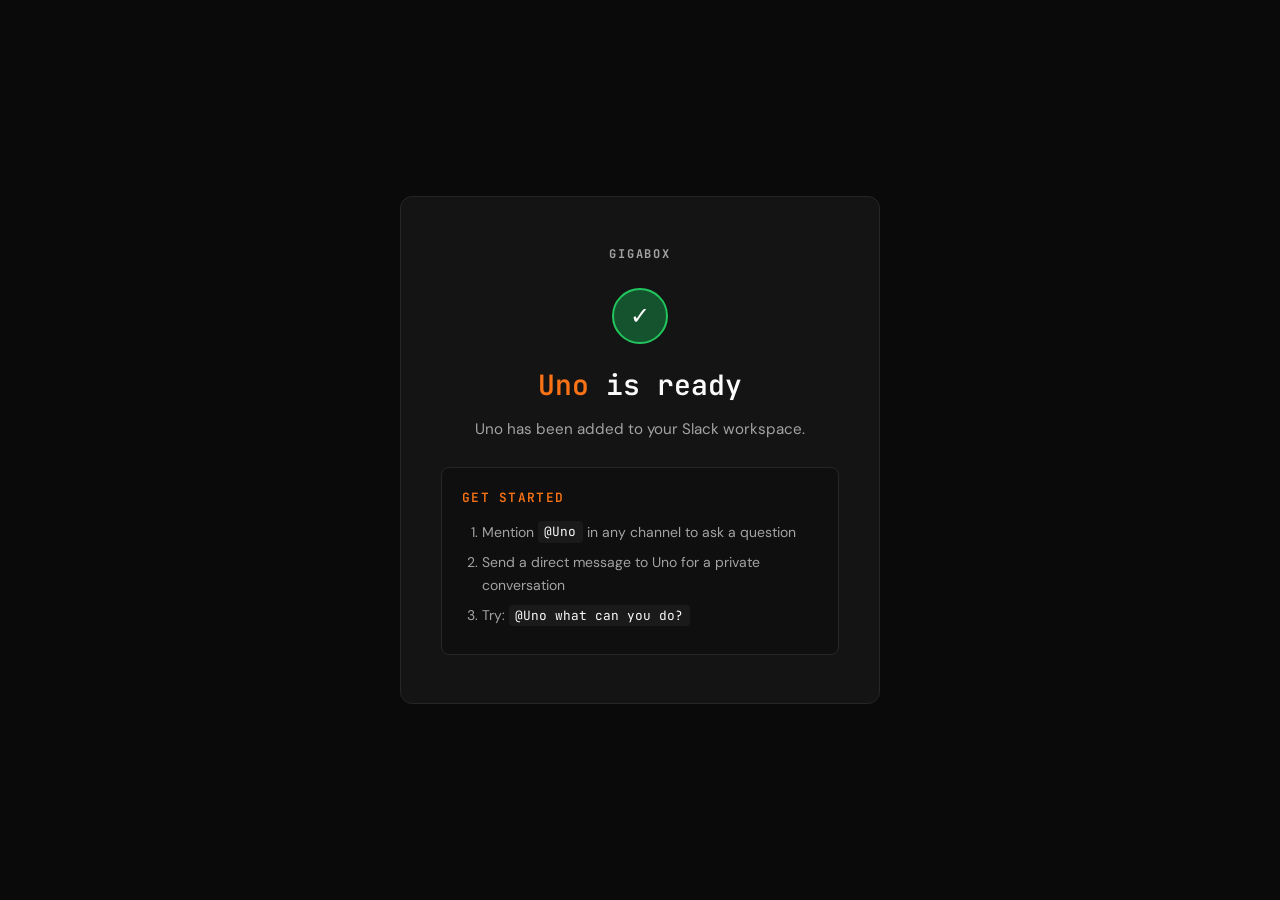
<file: app/templates/invite_success.html>
<!DOCTYPE html>
<html lang="en">
<head>
    <meta charset="UTF-8">
    <meta name="viewport" content="width=device-width, initial-scale=1.0">
    <title>Uno Installed</title>
    <link rel="preconnect" href="https://fonts.googleapis.com">
    <link rel="preconnect" href="https://fonts.gstatic.com" crossorigin>
    <link href="https://fonts.googleapis.com/css2?family=JetBrains+Mono:wght@400;500;600;700&family=DM+Sans:wght@400;500;600;700&display=swap" rel="stylesheet">
    <style>
        *, *::before, *::after { box-sizing: border-box; margin: 0; padding: 0; }
        body {
            font-family: 'DM Sans', sans-serif;
            background: #0a0a0a;
            color: #fafafa;
            line-height: 1.6;
            min-height: 100vh;
            display: flex;
            align-items: center;
            justify-content: center;
            padding: 2rem;
        }
        .card {
            max-width: 480px;
            width: 100%;
            background: #141414;
            border: 1px solid #262626;
            border-radius: 12px;
            padding: 3rem 2.5rem;
            text-align: center;
        }
        .logo {
            font-family: 'JetBrains Mono', monospace;
            font-weight: 700;
            font-size: 0.75rem;
            text-transform: uppercase;
            letter-spacing: 0.15em;
            color: #a3a3a3;
            margin-bottom: 1.5rem;
        }
        .check {
            width: 56px;
            height: 56px;
            border-radius: 50%;
            background: #14532d;
            border: 2px solid #22c55e;
            display: flex;
            align-items: center;
            justify-content: center;
            margin: 0 auto 1.5rem;
            font-size: 1.5rem;
        }
        h1 {
            font-family: 'JetBrains Mono', monospace;
            font-weight: 600;
            font-size: 1.75rem;
            line-height: 1.2;
            margin-bottom: 1rem;
        }
        .accent { color: #f97316; }
        .desc {
            color: #a3a3a3;
            font-size: 0.95rem;
            margin-bottom: 0.5rem;
            line-height: 1.7;
        }
        .instructions {
            background: #0f0f0f;
            border: 1px solid #262626;
            border-radius: 8px;
            padding: 1.25rem;
            margin-top: 1.5rem;
            text-align: left;
        }
        .instructions h3 {
            font-family: 'JetBrains Mono', monospace;
            font-size: 0.8rem;
            font-weight: 600;
            color: #f97316;
            text-transform: uppercase;
            letter-spacing: 0.1em;
            margin-bottom: 0.75rem;
        }
        .instructions li {
            color: #a3a3a3;
            font-size: 0.875rem;
            margin-bottom: 0.5rem;
            margin-left: 1.25rem;
        }
        .instructions code {
            font-family: 'JetBrains Mono', monospace;
            background: #1a1a1a;
            padding: 0.15rem 0.4rem;
            border-radius: 4px;
            font-size: 0.8rem;
            color: #fafafa;
        }
    </style>
</head>
<body>
    <div class="card">
        <div class="logo">Gigabox</div>
        <div class="check">&#10003;</div>
        <h1><span class="accent">Uno</span> is ready</h1>
        <p class="desc">Uno has been added to your Slack workspace.</p>
        <div class="instructions">
            <h3>Get started</h3>
            <ol>
                <li>Mention <code>@Uno</code> in any channel to ask a question</li>
                <li>Send a direct message to Uno for a private conversation</li>
                <li>Try: <code>@Uno what can you do?</code></li>
            </ol>
        </div>
    </div>
</body>
</html>
</file>
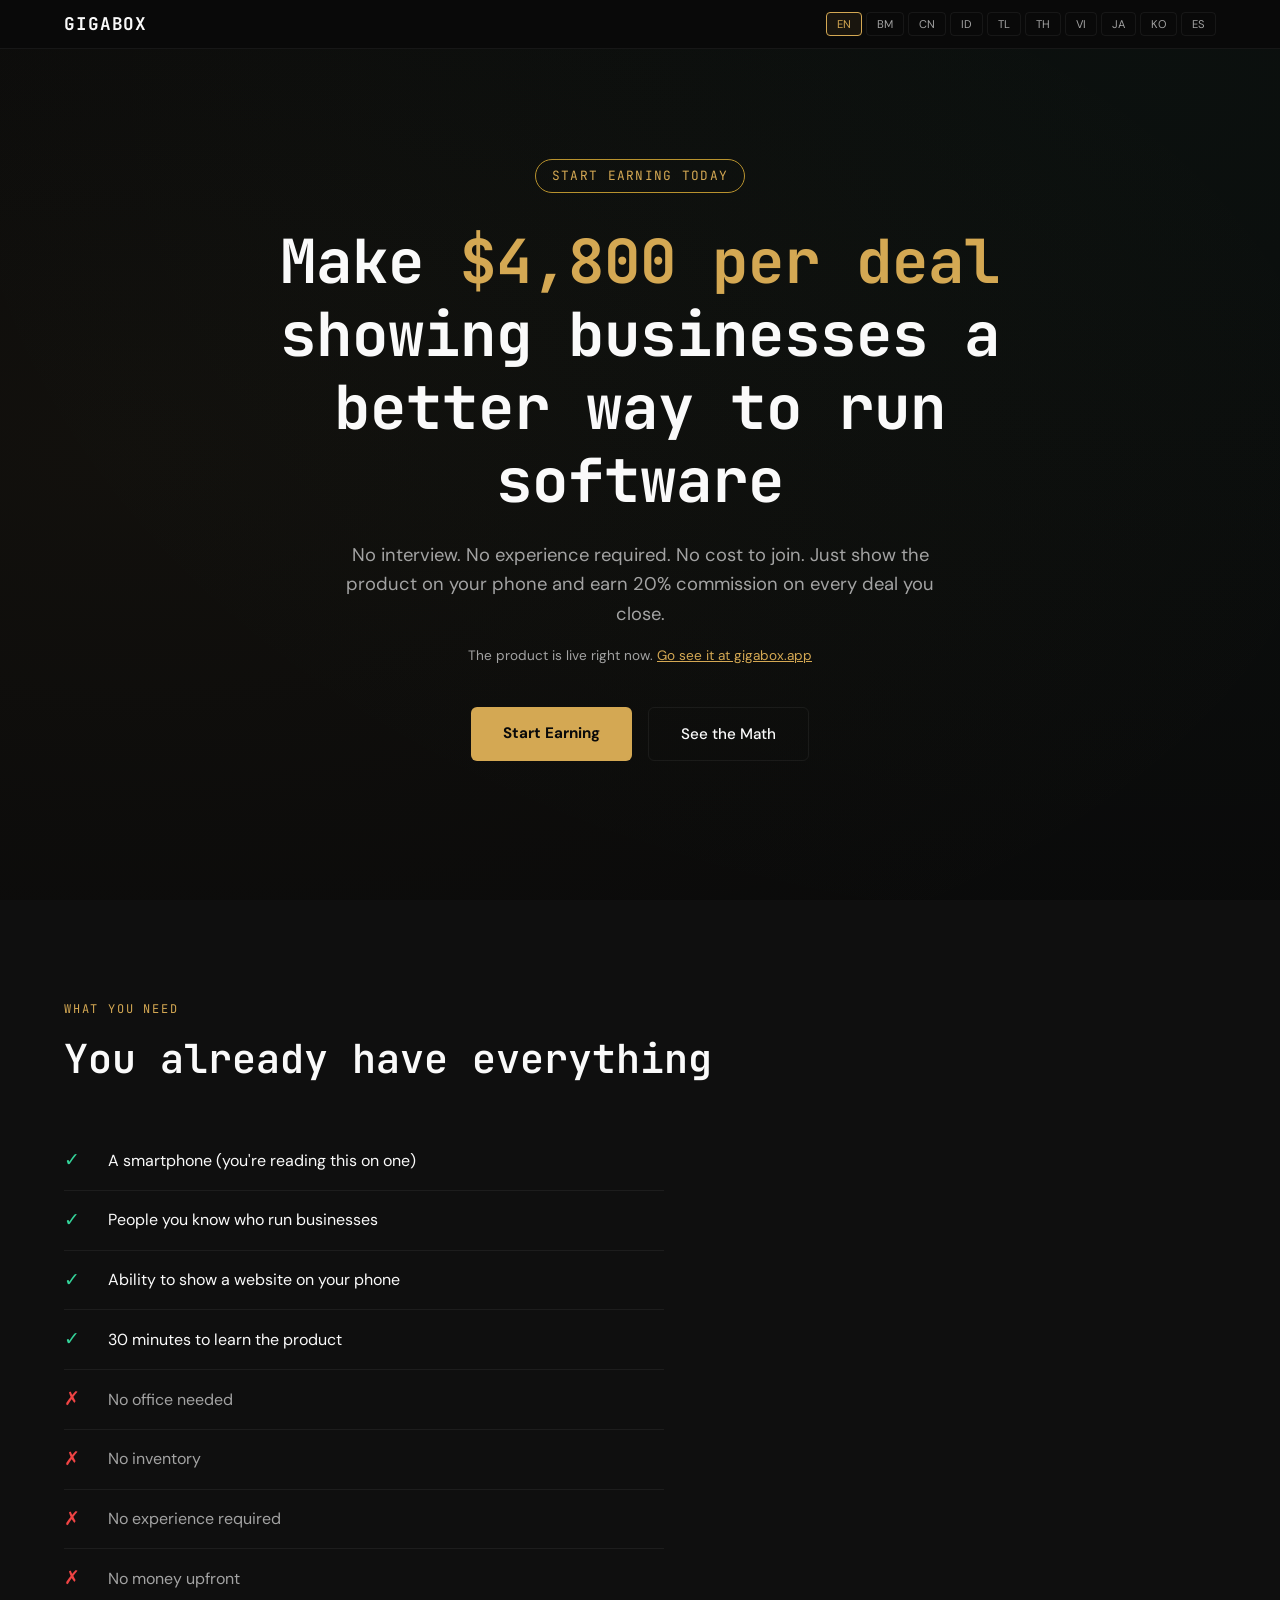
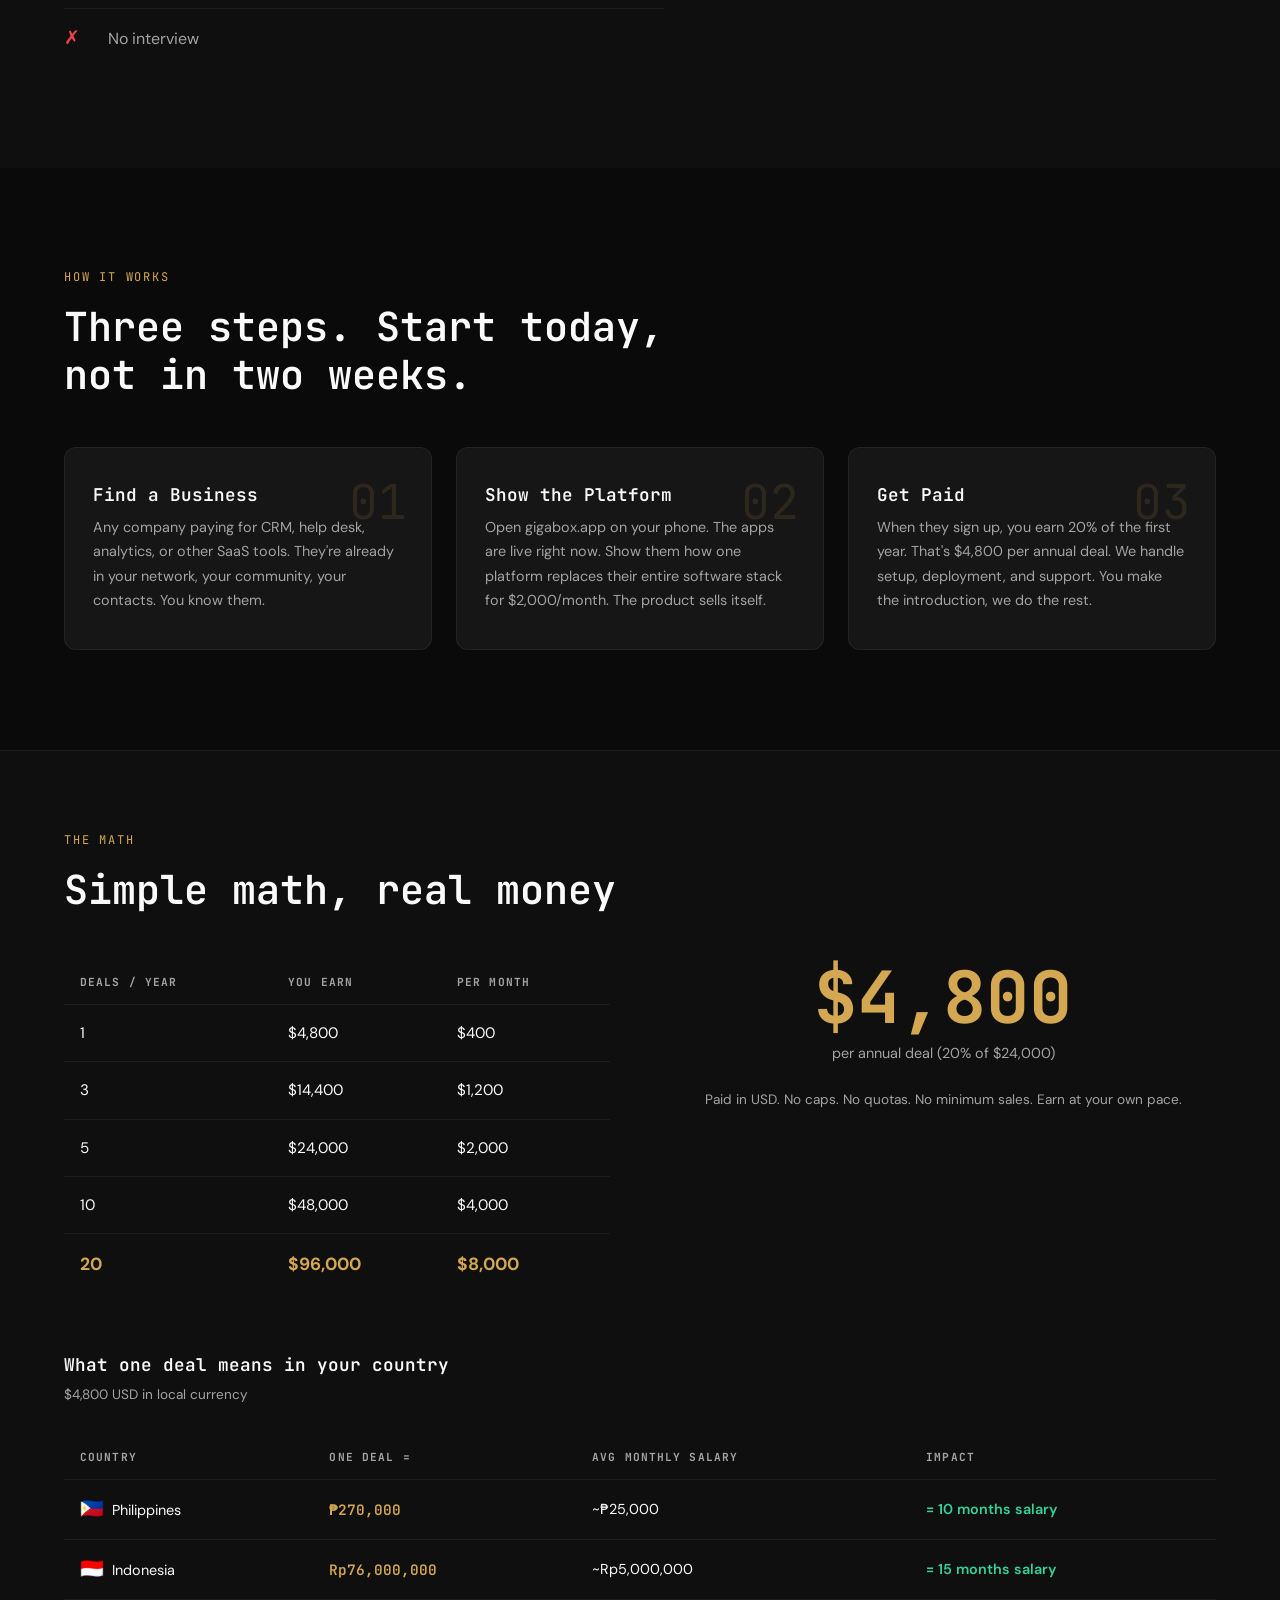
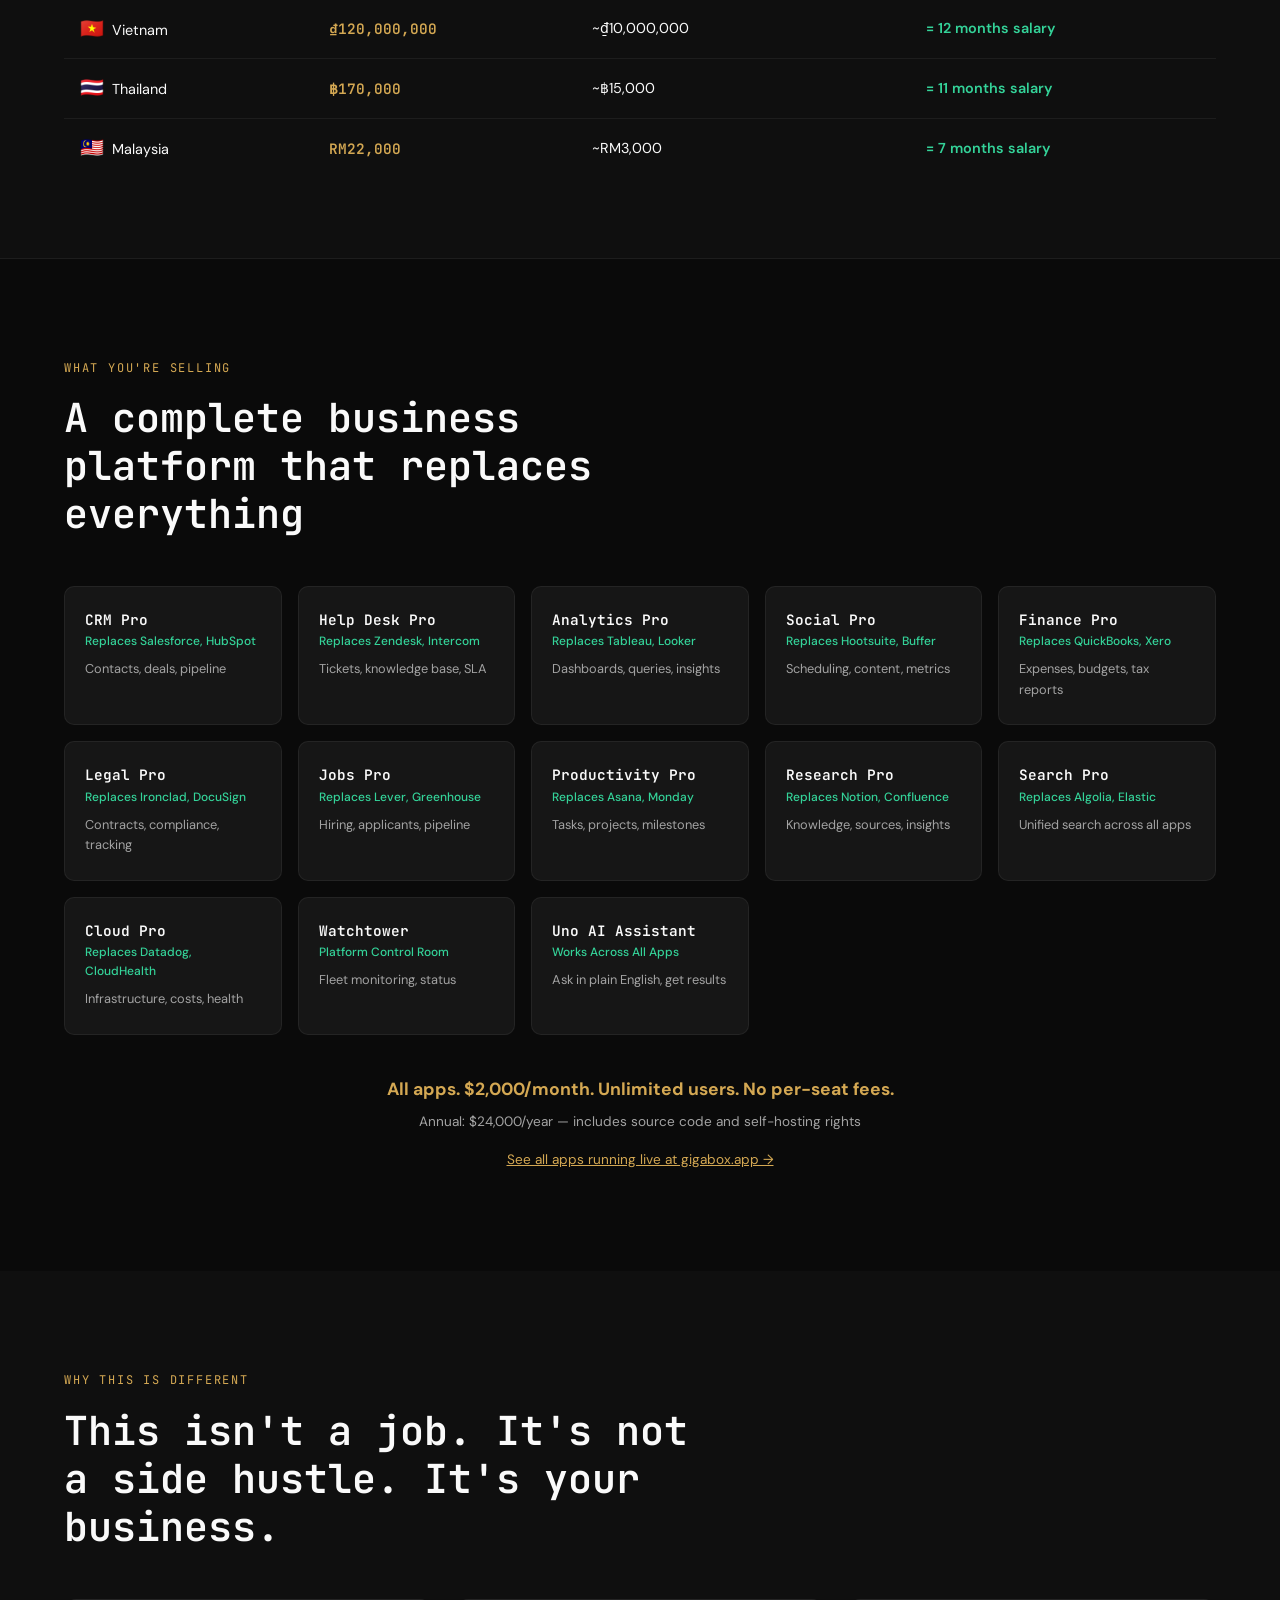
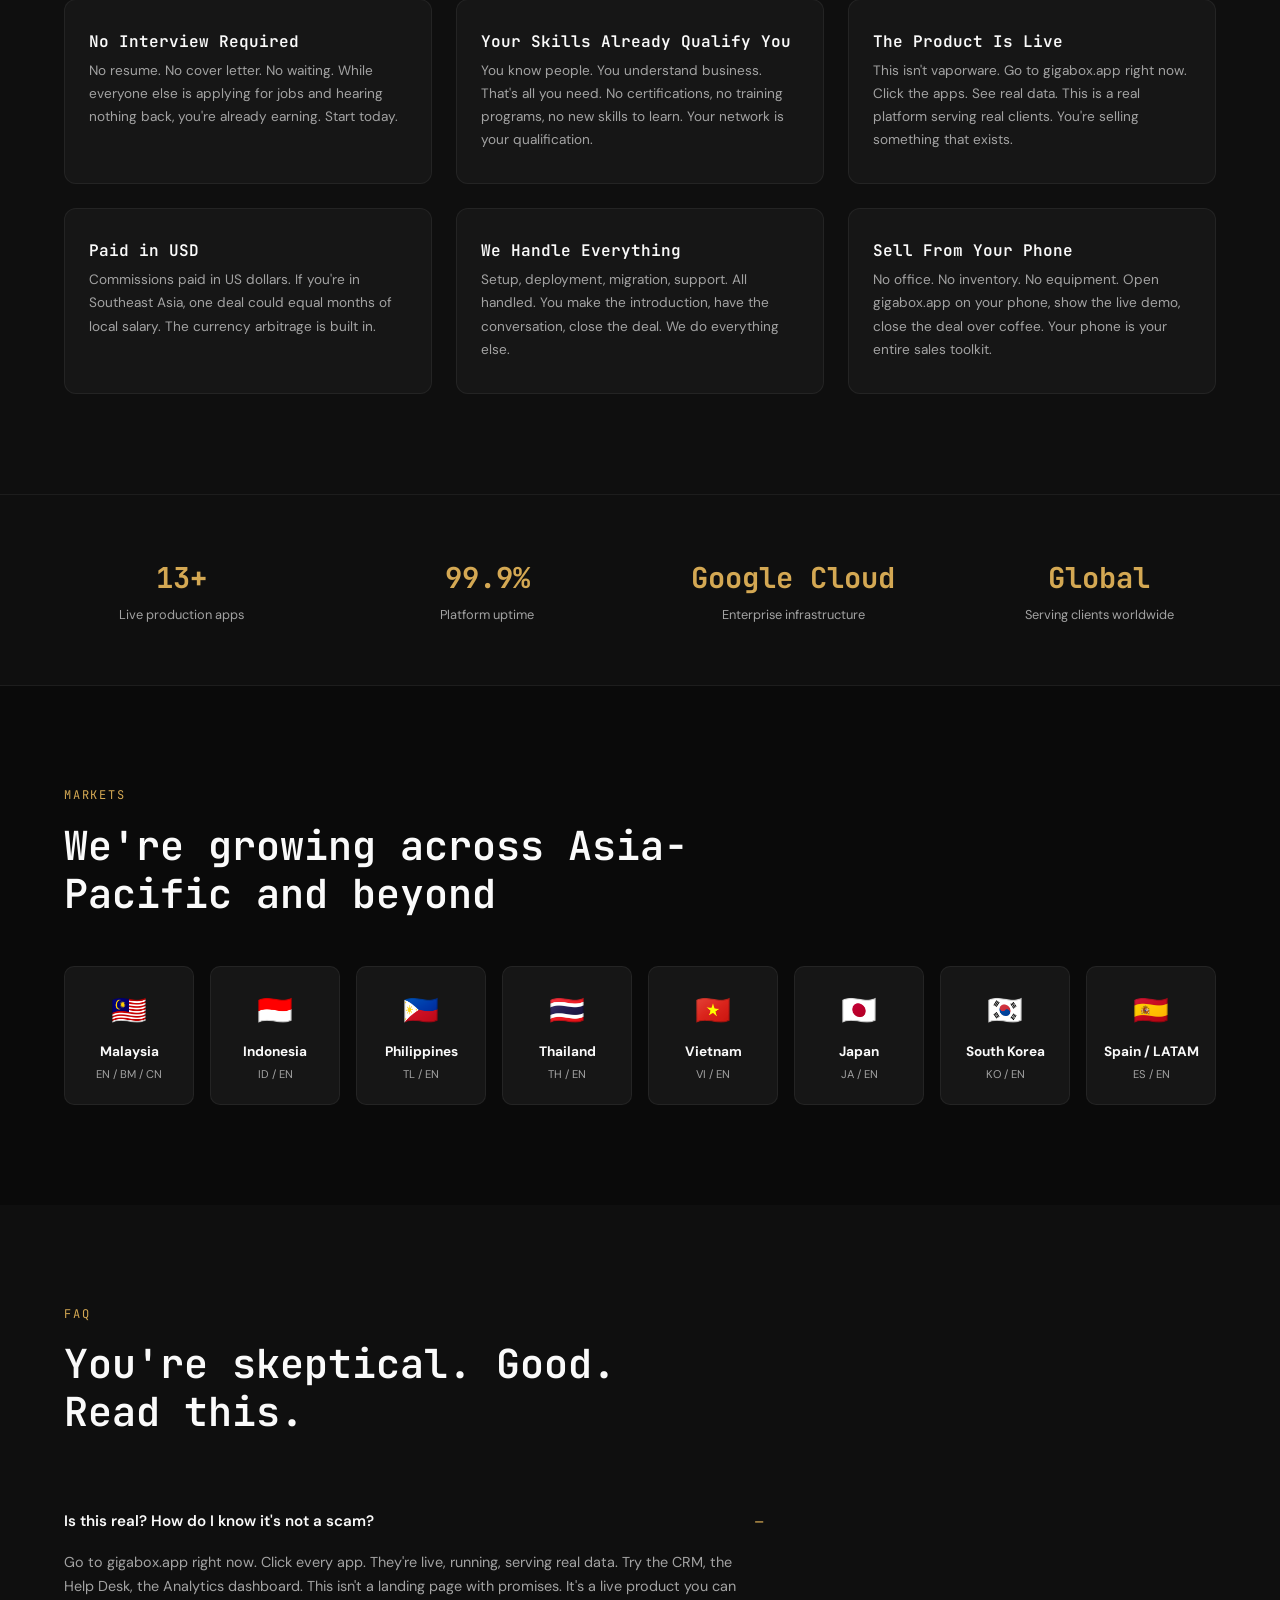
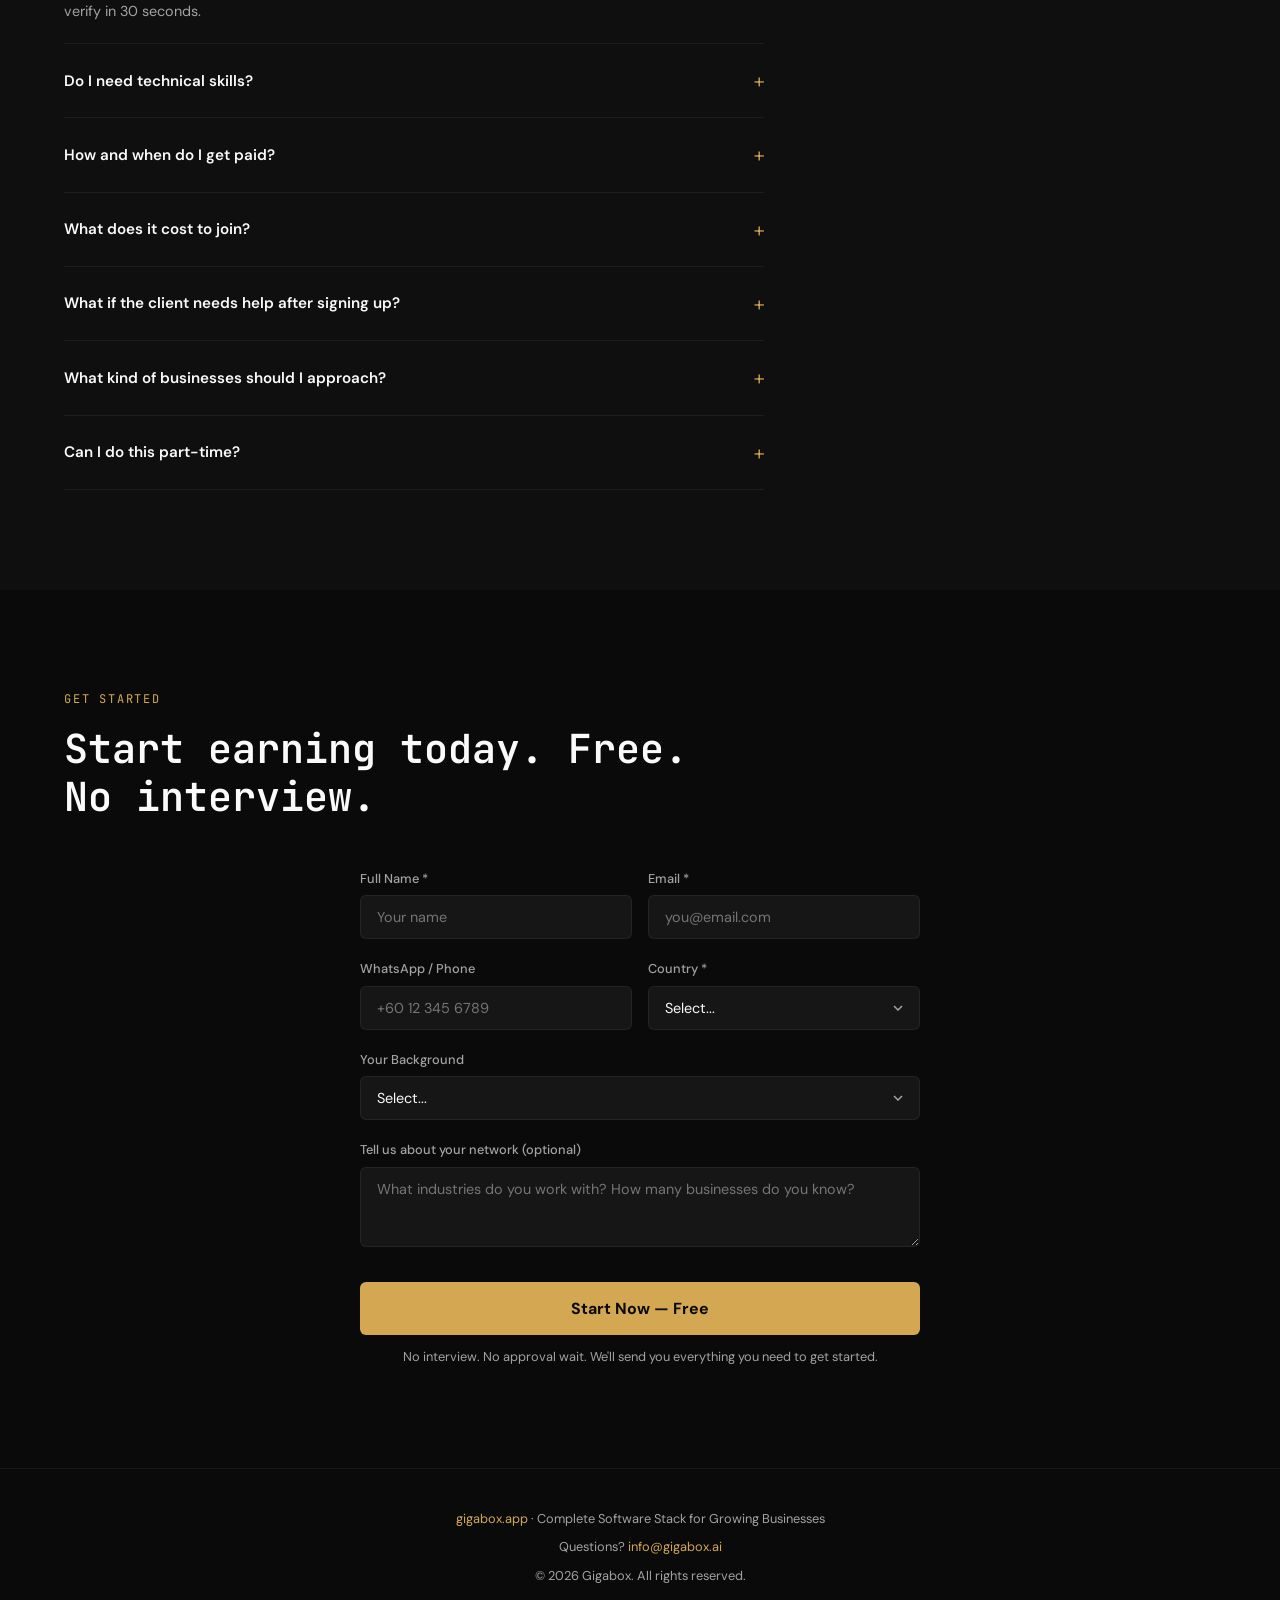
<file: app/templates/partners.html>
<!DOCTYPE html>
<html lang="en">
<head>
    <meta charset="UTF-8">
    <meta name="viewport" content="width=device-width, initial-scale=1.0">
    <title>Gigabox Partners — Start Earning Today</title>
    <meta name="description" content="Earn $4,800 per deal introducing businesses to Gigabox. No interview. No experience required. Start today.">
    <link rel="preconnect" href="https://fonts.googleapis.com">
    <link rel="preconnect" href="https://fonts.gstatic.com" crossorigin>
    <link href="https://fonts.googleapis.com/css2?family=JetBrains+Mono:wght@400;500;600;700&family=DM+Sans:wght@400;500;600;700&display=swap" rel="stylesheet">
    <style>
        :root {
            --bg: #0a0a0a;
            --bg-alt: #0f0f0f;
            --bg-card: #161616;
            --text: #fafafa;
            --text-muted: #a3a3a3;
            --gold: #d4a853;
            --gold-dim: #b8922e;
            --green: #34d399;
            --orange: #f97316;
            --border: rgba(255,255,255,0.06);
            --border-hover: rgba(212,168,83,0.3);
        }
        * { margin: 0; padding: 0; box-sizing: border-box; }
        body { font-family: 'DM Sans', sans-serif; background: var(--bg); color: var(--text); line-height: 1.6; overflow-x: hidden; -webkit-font-smoothing: antialiased; }
        h1, h2, h3, h4 { font-family: 'JetBrains Mono', monospace; font-weight: 600; line-height: 1.2; }

        /* ── Lang Bar ── */
        .lang-bar {
            position: fixed; top: 0; left: 0; right: 0; z-index: 1000;
            background: rgba(10,10,10,0.95); backdrop-filter: blur(20px);
            border-bottom: 1px solid var(--border); padding: 10px 0;
        }
        .lang-bar-inner {
            max-width: 1200px; margin: 0 auto; padding: 0 24px;
            display: flex; justify-content: space-between; align-items: center;
        }
        .lang-logo {
            font-family: 'JetBrains Mono', monospace; font-weight: 700;
            font-size: 1.1rem; color: var(--text); text-decoration: none;
            letter-spacing: 0.05em;
        }
        .lang-selector { display: flex; gap: 4px; flex-wrap: wrap; }
        .lang-btn {
            background: transparent; border: 1px solid var(--border);
            color: var(--text-muted); padding: 4px 10px; border-radius: 4px;
            cursor: pointer; font-size: 0.7rem; font-family: 'DM Sans', sans-serif;
            transition: all 0.3s;
        }
        .lang-btn:hover, .lang-btn.active {
            border-color: var(--gold); color: var(--gold);
            background: rgba(212,168,83,0.08);
        }

        /* ── Hero ── */
        .hero {
            min-height: 100vh; display: flex; align-items: center; justify-content: center;
            text-align: center; padding: 100px 24px 80px; position: relative; overflow: hidden;
        }
        .hero::before {
            content: ''; position: absolute; top: -50%; left: -50%; width: 200%; height: 200%;
            background: radial-gradient(ellipse at 30% 50%, rgba(212,168,83,0.04) 0%, transparent 50%),
                        radial-gradient(ellipse at 70% 30%, rgba(52,211,153,0.03) 0%, transparent 50%);
            animation: drift 20s ease-in-out infinite alternate;
        }
        @keyframes drift { from { transform: translate(0,0); } to { transform: translate(-30px,20px); } }
        .hero-content { position: relative; z-index: 1; max-width: 800px; }
        .hero-badge {
            display: inline-block; padding: 6px 16px; border: 1px solid var(--gold-dim);
            border-radius: 100px; font-size: 0.8rem; color: var(--gold);
            font-family: 'JetBrains Mono', monospace;
            letter-spacing: 0.1em; text-transform: uppercase; margin-bottom: 32px;
        }
        .hero h1 { font-size: clamp(2.2rem, 5.5vw, 3.8rem); font-weight: 700; margin-bottom: 24px; }
        .hero h1 .gold { color: var(--gold); }
        .hero-sub { font-size: 1.15rem; color: var(--text-muted); max-width: 600px; margin: 0 auto 16px; }
        .hero-proof { font-size: 0.85rem; color: var(--text-muted); margin-bottom: 40px; }
        .hero-proof a { color: var(--gold); text-decoration: underline; }
        .hero-cta { display: inline-flex; gap: 16px; flex-wrap: wrap; justify-content: center; }
        .btn-gold {
            background: var(--gold); color: var(--bg); padding: 14px 32px; border-radius: 6px;
            font-weight: 700; font-size: 0.95rem; text-decoration: none; border: none;
            cursor: pointer; font-family: 'DM Sans', sans-serif; transition: all 0.3s;
            display: inline-block;
        }
        .btn-gold:hover { background: var(--gold-dim); transform: translateY(-2px); box-shadow: 0 8px 30px rgba(212,168,83,0.2); }
        .btn-outline {
            background: transparent; color: var(--text); padding: 14px 32px; border-radius: 6px;
            font-weight: 500; font-size: 0.95rem; text-decoration: none;
            border: 1px solid var(--border); transition: all 0.3s; display: inline-block;
        }
        .btn-outline:hover { border-color: var(--gold); color: var(--gold); }

        /* ── Sections ── */
        .section { max-width: 1200px; margin: 0 auto; padding: 100px 24px; }
        .section-alt { background: var(--bg-alt); }
        .section-label {
            font-family: 'JetBrains Mono', monospace;
            font-size: 0.75rem; letter-spacing: 0.15em; text-transform: uppercase;
            color: var(--gold); margin-bottom: 16px;
        }
        .section-title { font-size: clamp(1.8rem, 3.5vw, 2.5rem); margin-bottom: 48px; max-width: 650px; }

        /* ── What You Need ── */
        .checklist { max-width: 600px; }
        .check-row { display: flex; align-items: center; gap: 16px; padding: 14px 0; border-bottom: 1px solid var(--border); font-size: 1rem; }
        .check-row:last-child { border-bottom: none; }
        .check-yes { color: var(--green); font-size: 1.2rem; min-width: 28px; }
        .check-no { color: #ef4444; font-size: 1.2rem; min-width: 28px; }
        .check-row span:last-child { color: var(--text-muted); }
        .check-row.yes span:last-child { color: var(--text); }

        /* ── Steps ── */
        .steps { display: grid; grid-template-columns: repeat(auto-fit, minmax(280px, 1fr)); gap: 24px; }
        .step {
            background: var(--bg-card); border: 1px solid var(--border);
            border-radius: 12px; padding: 36px 28px; position: relative; transition: all 0.4s;
        }
        .step:hover { border-color: var(--border-hover); transform: translateY(-4px); }
        .step-number {
            font-family: 'JetBrains Mono', monospace; font-size: 3rem;
            color: rgba(212,168,83,0.12); position: absolute; top: 16px; right: 24px;
        }
        .step h3 { font-size: 1.1rem; margin-bottom: 10px; }
        .step p { color: var(--text-muted); font-size: 0.9rem; line-height: 1.7; }

        /* ── Earnings ── */
        .earnings-wrap { background: var(--bg-alt); border-top: 1px solid var(--border); border-bottom: 1px solid var(--border); }
        .earnings-grid { display: grid; grid-template-columns: 1fr 1fr; gap: 60px; align-items: start; }
        @media (max-width: 768px) { .earnings-grid { grid-template-columns: 1fr; gap: 40px; } }
        .earn-table { width: 100%; border-collapse: collapse; }
        .earn-table th {
            text-align: left; padding: 12px 16px; font-size: 0.7rem; font-family: 'JetBrains Mono', monospace;
            text-transform: uppercase; letter-spacing: 0.1em; color: var(--text-muted);
            border-bottom: 1px solid var(--border);
        }
        .earn-table td { padding: 16px; border-bottom: 1px solid var(--border); font-size: 0.95rem; }
        .earn-table tr:last-child td { border-bottom: none; font-weight: 700; color: var(--gold); font-size: 1.1rem; }
        .highlight-num { font-family: 'JetBrains Mono', monospace; font-size: clamp(3rem, 6vw, 4.5rem); color: var(--gold); font-weight: 700; line-height: 1; margin-bottom: 8px; }
        .highlight-label { color: var(--text-muted); font-size: 0.9rem; }

        /* ── Currency Impact ── */
        .currency-table { width: 100%; border-collapse: collapse; margin-top: 32px; }
        .currency-table th {
            text-align: left; padding: 12px 16px; font-size: 0.7rem; font-family: 'JetBrains Mono', monospace;
            text-transform: uppercase; letter-spacing: 0.1em; color: var(--text-muted);
            border-bottom: 1px solid var(--border);
        }
        .currency-table td { padding: 14px 16px; border-bottom: 1px solid var(--border); font-size: 0.9rem; }
        .currency-table tr:last-child td { border-bottom: none; }
        .currency-flag { font-size: 1.2rem; margin-right: 8px; }
        .currency-amount { font-family: 'JetBrains Mono', monospace; color: var(--gold); font-weight: 600; }
        .currency-impact { color: var(--green); font-weight: 600; font-size: 0.8rem; }

        /* ── Products ── */
        .product-grid { display: grid; grid-template-columns: repeat(auto-fit, minmax(200px, 1fr)); gap: 16px; }
        .product-card {
            background: var(--bg-card); border: 1px solid var(--border);
            border-radius: 10px; padding: 24px 20px; transition: all 0.3s;
        }
        .product-card:hover { border-color: var(--border-hover); }
        .product-card h4 { font-size: 0.9rem; margin-bottom: 4px; }
        .product-kills { color: var(--green); font-size: 0.75rem; font-weight: 500; }
        .product-card p { color: var(--text-muted); font-size: 0.8rem; margin-top: 8px; }

        /* ── Why Different ── */
        .reasons { display: grid; grid-template-columns: repeat(auto-fit, minmax(280px, 1fr)); gap: 24px; }
        .reason {
            background: var(--bg-card); border: 1px solid var(--border);
            border-radius: 12px; padding: 32px 24px; transition: all 0.3s;
        }
        .reason:hover { border-color: var(--border-hover); }
        .reason h3 { font-size: 1rem; margin-bottom: 8px; }
        .reason p { color: var(--text-muted); font-size: 0.85rem; line-height: 1.7; }

        /* ── Trust ── */
        .trust-bar {
            display: grid; grid-template-columns: repeat(auto-fit, minmax(200px, 1fr));
            gap: 24px; text-align: center; padding: 60px 0;
        }
        .trust-item .trust-num { font-family: 'JetBrains Mono', monospace; font-size: 1.8rem; font-weight: 700; color: var(--gold); }
        .trust-item .trust-label { font-size: 0.8rem; color: var(--text-muted); margin-top: 4px; }

        /* ── Markets ── */
        .markets { display: grid; grid-template-columns: repeat(auto-fit, minmax(130px, 1fr)); gap: 16px; }
        .market-card {
            background: var(--bg-card); border: 1px solid var(--border);
            border-radius: 10px; padding: 20px 16px; text-align: center; transition: all 0.3s;
        }
        .market-card:hover { border-color: var(--border-hover); transform: translateY(-2px); }
        .market-flag { font-size: 1.8rem; margin-bottom: 8px; }
        .market-name { font-weight: 700; font-size: 0.85rem; margin-bottom: 4px; }
        .market-lang { color: var(--text-muted); font-size: 0.7rem; }

        /* ── FAQ ── */
        .faq-list { max-width: 700px; }
        .faq-item { border-bottom: 1px solid var(--border); padding: 20px 0; }
        .faq-q {
            font-weight: 600; font-size: 0.95rem; cursor: pointer;
            display: flex; justify-content: space-between; align-items: center; gap: 16px;
        }
        .faq-q::after { content: '+'; color: var(--gold); font-size: 1.3rem; font-weight: 300; flex-shrink: 0; }
        .faq-item.open .faq-q::after { content: '\2212'; }
        .faq-a { color: var(--text-muted); font-size: 0.9rem; line-height: 1.7; max-height: 0; overflow: hidden; transition: max-height 0.3s ease; padding-top: 0; }
        .faq-item.open .faq-a { max-height: 300px; padding-top: 12px; }

        /* ── Form ── */
        .form-container { max-width: 560px; margin: 0 auto; }
        .form-row { display: grid; grid-template-columns: 1fr 1fr; gap: 16px; }
        @media (max-width: 500px) { .form-row { grid-template-columns: 1fr; } }
        .form-group { margin-bottom: 20px; }
        .form-group label { display: block; font-size: 0.8rem; font-weight: 500; margin-bottom: 6px; color: var(--text-muted); }
        .form-group input, .form-group select, .form-group textarea {
            width: 100%; padding: 12px 16px; background: var(--bg-card);
            border: 1px solid var(--border); border-radius: 6px;
            color: var(--text); font-family: 'DM Sans', sans-serif; font-size: 0.9rem;
            transition: border-color 0.3s;
        }
        .form-group input:focus, .form-group select:focus, .form-group textarea:focus {
            outline: none; border-color: var(--gold);
        }
        .form-group select {
            appearance: none;
            background-image: url("data:image/svg+xml,%3Csvg width='10' height='6' viewBox='0 0 10 6' xmlns='http://www.w3.org/2000/svg'%3E%3Cpath d='M1 1l4 4 4-4' stroke='%23a3a3a3' stroke-width='1.5' fill='none'/%3E%3C/svg%3E");
            background-repeat: no-repeat; background-position: right 16px center;
        }
        .form-group select option { background: var(--bg-card); }
        .form-success {
            display: none; text-align: center; padding: 40px 24px;
            background: var(--bg-card); border: 1px solid var(--green);
            border-radius: 12px;
        }
        .form-success.show { display: block; }
        .form-success h3 { color: var(--green); margin-bottom: 12px; }
        .form-success p { color: var(--text-muted); }

        /* ── Footer ── */
        .footer {
            text-align: center; padding: 40px 24px;
            border-top: 1px solid var(--border);
            color: var(--text-muted); font-size: 0.8rem;
        }
        .footer a { color: var(--gold); text-decoration: none; }

        /* ── Responsive ── */
        @media (max-width: 768px) {
            .hero { padding-top: 80px; min-height: auto; padding-bottom: 60px; }
            .section { padding: 60px 24px; }
            .hero h1 { font-size: 2rem; }
            .lang-selector { gap: 3px; }
            .lang-btn { padding: 3px 8px; font-size: 0.65rem; }
        }
    </style>
</head>
<body>

<!-- Language Bar -->
<nav class="lang-bar">
    <div class="lang-bar-inner">
        <a href="https://www.gigabox.app" class="lang-logo">GIGABOX</a>
        <div class="lang-selector" id="langSelector">
            <button class="lang-btn active" data-lang="en">EN</button>
            <button class="lang-btn" data-lang="ms">BM</button>
            <button class="lang-btn" data-lang="zh">CN</button>
            <button class="lang-btn" data-lang="id">ID</button>
            <button class="lang-btn" data-lang="tl">TL</button>
            <button class="lang-btn" data-lang="th">TH</button>
            <button class="lang-btn" data-lang="vi">VI</button>
            <button class="lang-btn" data-lang="ja">JA</button>
            <button class="lang-btn" data-lang="ko">KO</button>
            <button class="lang-btn" data-lang="es">ES</button>
        </div>
    </div>
</nav>

<!-- Hero -->
<section class="hero">
    <div class="hero-content">
        <div class="hero-badge" data-i18n="hero_badge">Start Earning Today</div>
        <h1 data-i18n="hero_title">Make <span class="gold">$4,800 per deal</span> showing businesses a better way to run software</h1>
        <p class="hero-sub" data-i18n="hero_sub">No interview. No experience required. No cost to join. Just show the product on your phone and earn 20% commission on every deal you close.</p>
        <p class="hero-proof" data-i18n="hero_proof">The product is live right now. <a href="https://www.gigabox.app" target="_blank">Go see it at gigabox.app</a></p>
        <div class="hero-cta">
            <a href="#apply" class="btn-gold" data-i18n="cta_start">Start Earning</a>
            <a href="#how" class="btn-outline" data-i18n="cta_learn">See the Math</a>
        </div>
    </div>
</section>

<!-- What You Need -->
<section class="section-alt">
    <div class="section">
        <div class="section-label" data-i18n="need_label">What You Need</div>
        <h2 class="section-title" data-i18n="need_title">You already have everything</h2>
        <div class="checklist">
            <div class="check-row yes"><span class="check-yes">&#10003;</span><span data-i18n="need_1">A smartphone (you're reading this on one)</span></div>
            <div class="check-row yes"><span class="check-yes">&#10003;</span><span data-i18n="need_2">People you know who run businesses</span></div>
            <div class="check-row yes"><span class="check-yes">&#10003;</span><span data-i18n="need_3">Ability to show a website on your phone</span></div>
            <div class="check-row yes"><span class="check-yes">&#10003;</span><span data-i18n="need_4">30 minutes to learn the product</span></div>
            <div class="check-row"><span class="check-no">&#10007;</span><span data-i18n="need_5">No office needed</span></div>
            <div class="check-row"><span class="check-no">&#10007;</span><span data-i18n="need_6">No inventory</span></div>
            <div class="check-row"><span class="check-no">&#10007;</span><span data-i18n="need_7">No experience required</span></div>
            <div class="check-row"><span class="check-no">&#10007;</span><span data-i18n="need_8">No money upfront</span></div>
            <div class="check-row"><span class="check-no">&#10007;</span><span data-i18n="need_9">No interview</span></div>
        </div>
    </div>
</section>

<!-- How It Works -->
<section class="section" id="how">
    <div class="section-label" data-i18n="how_label">How It Works</div>
    <h2 class="section-title" data-i18n="how_title">Three steps. Start today, not in two weeks.</h2>
    <div class="steps">
        <div class="step">
            <div class="step-number">01</div>
            <h3 data-i18n="step1_title">Find a Business</h3>
            <p data-i18n="step1_desc">Any company paying for CRM, help desk, analytics, or other SaaS tools. They're already in your network, your community, your contacts. You know them.</p>
        </div>
        <div class="step">
            <div class="step-number">02</div>
            <h3 data-i18n="step2_title">Show the Platform</h3>
            <p data-i18n="step2_desc">Open gigabox.app on your phone. The apps are live right now. Show them how one platform replaces their entire software stack for $2,000/month. The product sells itself.</p>
        </div>
        <div class="step">
            <div class="step-number">03</div>
            <h3 data-i18n="step3_title">Get Paid</h3>
            <p data-i18n="step3_desc">When they sign up, you earn 20% of the first year. That's $4,800 per annual deal. We handle setup, deployment, and support. You make the introduction, we do the rest.</p>
        </div>
    </div>
</section>

<!-- Earnings Calculator -->
<div class="earnings-wrap">
    <div class="section" style="padding-top:80px;padding-bottom:80px;">
        <div class="section-label" data-i18n="earn_label">The Math</div>
        <h2 class="section-title" data-i18n="earn_title">Simple math, real money</h2>
        <div class="earnings-grid">
            <div>
                <table class="earn-table">
                    <thead>
                        <tr>
                            <th data-i18n="earn_col_deals">Deals / Year</th>
                            <th data-i18n="earn_col_earn">You Earn</th>
                            <th data-i18n="earn_col_monthly">Per Month</th>
                        </tr>
                    </thead>
                    <tbody>
                        <tr><td>1</td><td>$4,800</td><td>$400</td></tr>
                        <tr><td>3</td><td>$14,400</td><td>$1,200</td></tr>
                        <tr><td>5</td><td>$24,000</td><td>$2,000</td></tr>
                        <tr><td>10</td><td>$48,000</td><td>$4,000</td></tr>
                        <tr><td>20</td><td>$96,000</td><td>$8,000</td></tr>
                    </tbody>
                </table>
            </div>
            <div style="text-align:center;">
                <div class="highlight-num">$4,800</div>
                <div class="highlight-label" data-i18n="earn_per_deal">per annual deal (20% of $24,000)</div>
                <div style="margin-top:24px;color:var(--text-muted);font-size:0.85rem;" data-i18n="earn_note">Paid in USD. No caps. No quotas. No minimum sales. Earn at your own pace.</div>
            </div>
        </div>

        <!-- Local Currency Impact -->
        <div style="margin-top:60px;">
            <h3 style="font-size:1.1rem;margin-bottom:8px;" data-i18n="currency_title">What one deal means in your country</h3>
            <p style="color:var(--text-muted);font-size:0.85rem;margin-bottom:24px;" data-i18n="currency_sub">$4,800 USD in local currency</p>
            <table class="currency-table">
                <thead>
                    <tr>
                        <th data-i18n="currency_col_country">Country</th>
                        <th data-i18n="currency_col_deal">One Deal =</th>
                        <th data-i18n="currency_col_avg">Avg Monthly Salary</th>
                        <th data-i18n="currency_col_impact">Impact</th>
                    </tr>
                </thead>
                <tbody>
                    <tr>
                        <td><span class="currency-flag">&#x1F1F5;&#x1F1ED;</span>Philippines</td>
                        <td class="currency-amount">&#8369;270,000</td>
                        <td>~&#8369;25,000</td>
                        <td class="currency-impact">= 10 months salary</td>
                    </tr>
                    <tr>
                        <td><span class="currency-flag">&#x1F1EE;&#x1F1E9;</span>Indonesia</td>
                        <td class="currency-amount">Rp76,000,000</td>
                        <td>~Rp5,000,000</td>
                        <td class="currency-impact">= 15 months salary</td>
                    </tr>
                    <tr>
                        <td><span class="currency-flag">&#x1F1FB;&#x1F1F3;</span>Vietnam</td>
                        <td class="currency-amount">&#8363;120,000,000</td>
                        <td>~&#8363;10,000,000</td>
                        <td class="currency-impact">= 12 months salary</td>
                    </tr>
                    <tr>
                        <td><span class="currency-flag">&#x1F1F9;&#x1F1ED;</span>Thailand</td>
                        <td class="currency-amount">&#3647;170,000</td>
                        <td>~&#3647;15,000</td>
                        <td class="currency-impact">= 11 months salary</td>
                    </tr>
                    <tr>
                        <td><span class="currency-flag">&#x1F1F2;&#x1F1FE;</span>Malaysia</td>
                        <td class="currency-amount">RM22,000</td>
                        <td>~RM3,000</td>
                        <td class="currency-impact">= 7 months salary</td>
                    </tr>
                </tbody>
            </table>
        </div>
    </div>
</div>

<!-- What You're Selling -->
<section class="section">
    <div class="section-label" data-i18n="product_label">What You're Selling</div>
    <h2 class="section-title" data-i18n="product_title">A complete business platform that replaces everything</h2>
    <div class="product-grid">
        <div class="product-card"><h4>CRM Pro</h4><div class="product-kills">Replaces Salesforce, HubSpot</div><p>Contacts, deals, pipeline</p></div>
        <div class="product-card"><h4>Help Desk Pro</h4><div class="product-kills">Replaces Zendesk, Intercom</div><p>Tickets, knowledge base, SLA</p></div>
        <div class="product-card"><h4>Analytics Pro</h4><div class="product-kills">Replaces Tableau, Looker</div><p>Dashboards, queries, insights</p></div>
        <div class="product-card"><h4>Social Pro</h4><div class="product-kills">Replaces Hootsuite, Buffer</div><p>Scheduling, content, metrics</p></div>
        <div class="product-card"><h4>Finance Pro</h4><div class="product-kills">Replaces QuickBooks, Xero</div><p>Expenses, budgets, tax reports</p></div>
        <div class="product-card"><h4>Legal Pro</h4><div class="product-kills">Replaces Ironclad, DocuSign</div><p>Contracts, compliance, tracking</p></div>
        <div class="product-card"><h4>Jobs Pro</h4><div class="product-kills">Replaces Lever, Greenhouse</div><p>Hiring, applicants, pipeline</p></div>
        <div class="product-card"><h4>Productivity Pro</h4><div class="product-kills">Replaces Asana, Monday</div><p>Tasks, projects, milestones</p></div>
        <div class="product-card"><h4>Research Pro</h4><div class="product-kills">Replaces Notion, Confluence</div><p>Knowledge, sources, insights</p></div>
        <div class="product-card"><h4>Search Pro</h4><div class="product-kills">Replaces Algolia, Elastic</div><p>Unified search across all apps</p></div>
        <div class="product-card"><h4>Cloud Pro</h4><div class="product-kills">Replaces Datadog, CloudHealth</div><p>Infrastructure, costs, health</p></div>
        <div class="product-card"><h4>Watchtower</h4><div class="product-kills">Platform Control Room</div><p>Fleet monitoring, status</p></div>
        <div class="product-card"><h4>Uno AI Assistant</h4><div class="product-kills">Works Across All Apps</div><p>Ask in plain English, get results</p></div>
    </div>
    <div style="text-align:center;margin-top:40px;">
        <p style="color:var(--gold);font-size:1.1rem;font-weight:700;" data-i18n="product_price">All apps. $2,000/month. Unlimited users. No per-seat fees.</p>
        <p style="color:var(--text-muted);font-size:0.85rem;margin-top:8px;" data-i18n="product_annual">Annual: $24,000/year — includes source code and self-hosting rights</p>
        <a href="https://www.gigabox.app/apps" target="_blank" style="display:inline-block;margin-top:16px;color:var(--gold);font-size:0.85rem;text-decoration:underline;" data-i18n="product_verify">See all apps running live at gigabox.app &rarr;</a>
    </div>
</section>

<!-- Why This Is Different -->
<section class="section-alt">
    <div class="section">
        <div class="section-label" data-i18n="why_label">Why This Is Different</div>
        <h2 class="section-title" data-i18n="why_title">This isn't a job. It's not a side hustle. It's your business.</h2>
        <div class="reasons">
            <div class="reason">
                <h3 data-i18n="why1_title">No Interview Required</h3>
                <p data-i18n="why1_desc">No resume. No cover letter. No waiting. While everyone else is applying for jobs and hearing nothing back, you're already earning. Start today.</p>
            </div>
            <div class="reason">
                <h3 data-i18n="why2_title">Your Skills Already Qualify You</h3>
                <p data-i18n="why2_desc">You know people. You understand business. That's all you need. No certifications, no training programs, no new skills to learn. Your network is your qualification.</p>
            </div>
            <div class="reason">
                <h3 data-i18n="why3_title">The Product Is Live</h3>
                <p data-i18n="why3_desc">This isn't vaporware. Go to gigabox.app right now. Click the apps. See real data. This is a real platform serving real clients. You're selling something that exists.</p>
            </div>
            <div class="reason">
                <h3 data-i18n="why4_title">Paid in USD</h3>
                <p data-i18n="why4_desc">Commissions paid in US dollars. If you're in Southeast Asia, one deal could equal months of local salary. The currency arbitrage is built in.</p>
            </div>
            <div class="reason">
                <h3 data-i18n="why5_title">We Handle Everything</h3>
                <p data-i18n="why5_desc">Setup, deployment, migration, support. All handled. You make the introduction, have the conversation, close the deal. We do everything else.</p>
            </div>
            <div class="reason">
                <h3 data-i18n="why6_title">Sell From Your Phone</h3>
                <p data-i18n="why6_desc">No office. No inventory. No equipment. Open gigabox.app on your phone, show the live demo, close the deal over coffee. Your phone is your entire sales toolkit.</p>
            </div>
        </div>
    </div>
</section>

<!-- Trust Signals -->
<div class="section-alt" style="border-top:1px solid var(--border);border-bottom:1px solid var(--border);">
    <div class="section" style="padding:0;">
        <div class="trust-bar">
            <div class="trust-item">
                <div class="trust-num">13+</div>
                <div class="trust-label" data-i18n="trust_apps">Live production apps</div>
            </div>
            <div class="trust-item">
                <div class="trust-num">99.9%</div>
                <div class="trust-label" data-i18n="trust_uptime">Platform uptime</div>
            </div>
            <div class="trust-item">
                <div class="trust-num">Google Cloud</div>
                <div class="trust-label" data-i18n="trust_infra">Enterprise infrastructure</div>
            </div>
            <div class="trust-item">
                <div class="trust-num">Global</div>
                <div class="trust-label" data-i18n="trust_clients">Serving clients worldwide</div>
            </div>
        </div>
    </div>
</div>

<!-- Target Markets -->
<section class="section">
    <div class="section-label" data-i18n="markets_label">Markets</div>
    <h2 class="section-title" data-i18n="markets_title">We're growing across Asia-Pacific and beyond</h2>
    <div class="markets">
        <div class="market-card"><div class="market-flag">&#x1F1F2;&#x1F1FE;</div><div class="market-name">Malaysia</div><div class="market-lang">EN / BM / CN</div></div>
        <div class="market-card"><div class="market-flag">&#x1F1EE;&#x1F1E9;</div><div class="market-name">Indonesia</div><div class="market-lang">ID / EN</div></div>
        <div class="market-card"><div class="market-flag">&#x1F1F5;&#x1F1ED;</div><div class="market-name">Philippines</div><div class="market-lang">TL / EN</div></div>
        <div class="market-card"><div class="market-flag">&#x1F1F9;&#x1F1ED;</div><div class="market-name">Thailand</div><div class="market-lang">TH / EN</div></div>
        <div class="market-card"><div class="market-flag">&#x1F1FB;&#x1F1F3;</div><div class="market-name">Vietnam</div><div class="market-lang">VI / EN</div></div>
        <div class="market-card"><div class="market-flag">&#x1F1EF;&#x1F1F5;</div><div class="market-name">Japan</div><div class="market-lang">JA / EN</div></div>
        <div class="market-card"><div class="market-flag">&#x1F1F0;&#x1F1F7;</div><div class="market-name">South Korea</div><div class="market-lang">KO / EN</div></div>
        <div class="market-card"><div class="market-flag">&#x1F1EA;&#x1F1F8;</div><div class="market-name">Spain / LATAM</div><div class="market-lang">ES / EN</div></div>
    </div>
</section>

<!-- FAQ -->
<section class="section-alt">
    <div class="section">
        <div class="section-label" data-i18n="faq_label">FAQ</div>
        <h2 class="section-title" data-i18n="faq_title">You're skeptical. Good. Read this.</h2>
        <div class="faq-list">
            <div class="faq-item open">
                <div class="faq-q" data-i18n="faq1_q">Is this real? How do I know it's not a scam?</div>
                <div class="faq-a" data-i18n="faq1_a">Go to gigabox.app right now. Click every app. They're live, running, serving real data. Try the CRM, the Help Desk, the Analytics dashboard. This isn't a landing page with promises. It's a live product you can verify in 30 seconds.</div>
            </div>
            <div class="faq-item">
                <div class="faq-q" data-i18n="faq2_q">Do I need technical skills?</div>
                <div class="faq-a" data-i18n="faq2_a">No. If you can show a website on your phone and explain "this replaces 13 software subscriptions for $2,000/month," you have everything you need. We handle all the technical work.</div>
            </div>
            <div class="faq-item">
                <div class="faq-q" data-i18n="faq3_q">How and when do I get paid?</div>
                <div class="faq-a" data-i18n="faq3_a">USD wire transfer or PayPal within 30 days of client payment. You earn 20% of the first year: $4,800 per annual deal, or $400/month for monthly clients. No caps, no quotas.</div>
            </div>
            <div class="faq-item">
                <div class="faq-q" data-i18n="faq4_q">What does it cost to join?</div>
                <div class="faq-a" data-i18n="faq4_a">Nothing. Zero. No fees, no buy-in, no minimum sales, no monthly costs. You earn when clients pay. If you never close a deal, you owe nothing. There is no catch.</div>
            </div>
            <div class="faq-item">
                <div class="faq-q" data-i18n="faq5_q">What if the client needs help after signing up?</div>
                <div class="faq-a" data-i18n="faq5_a">We handle everything: setup, data migration, training, ongoing support. Your job is the introduction and the relationship. We do the rest.</div>
            </div>
            <div class="faq-item">
                <div class="faq-q" data-i18n="faq6_q">What kind of businesses should I approach?</div>
                <div class="faq-a" data-i18n="faq6_a">Companies with 10-100 employees paying for multiple software tools: CRM, help desk, project management, analytics, accounting. They're spending $5,000-15,000/month on software they barely use. Gigabox replaces all of it for $2,000.</div>
            </div>
            <div class="faq-item">
                <div class="faq-q" data-i18n="faq7_q">Can I do this part-time?</div>
                <div class="faq-a" data-i18n="faq7_a">Yes. There are no hours, no schedule, no reporting. Close one deal in a month, close ten. Work mornings, weekends, whenever you have conversations. This is your business, on your terms.</div>
            </div>
        </div>
    </div>
</section>

<!-- Application Form -->
<section class="section" id="apply">
    <div class="section-label" data-i18n="apply_label">Get Started</div>
    <h2 class="section-title" data-i18n="apply_title">Start earning today. Free. No interview.</h2>
    <div class="form-container">
        <form id="partnerForm">
            <div class="form-row">
                <div class="form-group">
                    <label data-i18n="form_name">Full Name *</label>
                    <input type="text" id="formName" required placeholder="Your name">
                </div>
                <div class="form-group">
                    <label data-i18n="form_email">Email *</label>
                    <input type="email" id="formEmail" required placeholder="you@email.com">
                </div>
            </div>
            <div class="form-row">
                <div class="form-group">
                    <label data-i18n="form_phone">WhatsApp / Phone</label>
                    <input type="tel" id="formPhone" placeholder="+60 12 345 6789">
                </div>
                <div class="form-group">
                    <label data-i18n="form_country">Country *</label>
                    <select id="formCountry" required>
                        <option value="">Select...</option>
                        <option value="MY">Malaysia</option>
                        <option value="ID">Indonesia</option>
                        <option value="PH">Philippines</option>
                        <option value="TH">Thailand</option>
                        <option value="VN">Vietnam</option>
                        <option value="JP">Japan</option>
                        <option value="KR">South Korea</option>
                        <option value="ES">Spain</option>
                        <option value="US">United States</option>
                        <option value="OTHER">Other</option>
                    </select>
                </div>
            </div>
            <div class="form-group">
                <label data-i18n="form_background">Your Background</label>
                <select id="formBackground">
                    <option value="">Select...</option>
                    <option value="sales">Sales / Business Development</option>
                    <option value="tech">Technology / IT</option>
                    <option value="consulting">Consulting / Advisory</option>
                    <option value="marketing">Marketing / Digital</option>
                    <option value="accounting">Accounting / Finance</option>
                    <option value="freelance">Freelancer / Gig Worker</option>
                    <option value="student">Student / Recent Graduate</option>
                    <option value="other">Other</option>
                </select>
            </div>
            <div class="form-group">
                <label data-i18n="form_network">Tell us about your network (optional)</label>
                <textarea id="formNetwork" rows="3" placeholder="What industries do you work with? How many businesses do you know?"></textarea>
            </div>
            <button type="submit" class="btn-gold" style="width:100%;text-align:center;margin-top:8px;font-size:1rem;padding:16px;" data-i18n="form_submit">Start Now &mdash; Free</button>
            <p style="text-align:center;color:var(--text-muted);font-size:0.8rem;margin-top:12px;" data-i18n="form_note">No interview. No approval wait. We'll send you everything you need to get started.</p>
        </form>
        <div class="form-success" id="formSuccess">
            <h3 data-i18n="form_success_title">You're in.</h3>
            <p data-i18n="form_success_msg">Check your email for your partner kit and next steps. Welcome to Gigabox.</p>
        </div>
    </div>
</section>

<!-- Footer -->
<footer class="footer">
    <p><a href="https://www.gigabox.app">gigabox.app</a> &middot; Complete Software Stack for Growing Businesses</p>
    <p style="margin-top:8px;">Questions? <a href="mailto:info@gigabox.ai">info@gigabox.ai</a></p>
    <p style="margin-top:8px;">&copy; 2026 Gigabox. All rights reserved.</p>
</footer>

<script>
// ── i18n ──
var T = {
en: {
    hero_badge:"Start Earning Today",
    hero_title:'Make <span class="gold">$4,800 per deal</span> showing businesses a better way to run software',
    hero_sub:"No interview. No experience required. No cost to join. Just show the product on your phone and earn 20% commission on every deal you close.",
    hero_proof:'The product is live right now. <a href="https://www.gigabox.app" target="_blank">Go see it at gigabox.app</a>',
    cta_start:"Start Earning",cta_learn:"See the Math",
    need_label:"What You Need",need_title:"You already have everything",
    need_1:"A smartphone (you're reading this on one)",need_2:"People you know who run businesses",need_3:"Ability to show a website on your phone",need_4:"30 minutes to learn the product",
    need_5:"No office needed",need_6:"No inventory",need_7:"No experience required",need_8:"No money upfront",need_9:"No interview",
    how_label:"How It Works",how_title:"Three steps. Start today, not in two weeks.",
    step1_title:"Find a Business",step1_desc:"Any company paying for CRM, help desk, analytics, or other SaaS tools. They're already in your network, your community, your contacts. You know them.",
    step2_title:"Show the Platform",step2_desc:"Open gigabox.app on your phone. The apps are live right now. Show them how one platform replaces their entire software stack for $2,000/month. The product sells itself.",
    step3_title:"Get Paid",step3_desc:"When they sign up, you earn 20% of the first year. That's $4,800 per annual deal. We handle setup, deployment, and support. You make the introduction, we do the rest.",
    earn_label:"The Math",earn_title:"Simple math, real money",earn_col_deals:"Deals / Year",earn_col_earn:"You Earn",earn_col_monthly:"Per Month",
    earn_per_deal:"per annual deal (20% of $24,000)",earn_note:"Paid in USD. No caps. No quotas. No minimum sales. Earn at your own pace.",
    currency_title:"What one deal means in your country",currency_sub:"$4,800 USD in local currency",
    currency_col_country:"Country",currency_col_deal:"One Deal =",currency_col_avg:"Avg Monthly Salary",currency_col_impact:"Impact",
    product_label:"What You're Selling",product_title:"A complete business platform that replaces everything",
    product_price:"All apps. $2,000/month. Unlimited users. No per-seat fees.",product_annual:"Annual: $24,000/year \u2014 includes source code and self-hosting rights",
    product_verify:"See all apps running live at gigabox.app \u2192",
    why_label:"Why This Is Different",why_title:"This isn't a job. It's not a side hustle. It's your business.",
    why1_title:"No Interview Required",why1_desc:"No resume. No cover letter. No waiting. While everyone else is applying for jobs and hearing nothing back, you're already earning. Start today.",
    why2_title:"Your Skills Already Qualify You",why2_desc:"You know people. You understand business. That's all you need. No certifications, no training programs. Your network is your qualification.",
    why3_title:"The Product Is Live",why3_desc:"This isn't vaporware. Go to gigabox.app right now. Click the apps. See real data. This is a real platform serving real clients.",
    why4_title:"Paid in USD",why4_desc:"Commissions paid in US dollars. If you're in Southeast Asia, one deal could equal months of local salary. The currency arbitrage is built in.",
    why5_title:"We Handle Everything",why5_desc:"Setup, deployment, migration, support. All handled. You make the introduction, have the conversation, close the deal. We do everything else.",
    why6_title:"Sell From Your Phone",why6_desc:"No office. No inventory. No equipment. Open gigabox.app on your phone, show the live demo, close the deal over coffee.",
    trust_apps:"Live production apps",trust_uptime:"Platform uptime",trust_infra:"Enterprise infrastructure",trust_clients:"Serving clients worldwide",
    markets_label:"Markets",markets_title:"We're growing across Asia-Pacific and beyond",
    faq_label:"FAQ",faq_title:"You're skeptical. Good. Read this.",
    faq1_q:"Is this real? How do I know it's not a scam?",faq1_a:'Go to gigabox.app right now. Click every app. They\'re live, running, serving real data. This isn\'t a landing page with promises. It\'s a live product you can verify in 30 seconds.',
    faq2_q:"Do I need technical skills?",faq2_a:'No. If you can show a website on your phone and explain "this replaces 13 software subscriptions for $2,000/month," you have everything you need.',
    faq3_q:"How and when do I get paid?",faq3_a:"USD wire transfer or PayPal within 30 days of client payment. 20% of the first year: $4,800 per annual deal, or $400/month for monthly clients.",
    faq4_q:"What does it cost to join?",faq4_a:"Nothing. Zero. No fees, no buy-in, no minimum sales, no monthly costs. You earn when clients pay. There is no catch.",
    faq5_q:"What if the client needs help after signing up?",faq5_a:"We handle everything: setup, data migration, training, ongoing support. Your job is the introduction and the relationship.",
    faq6_q:"What kind of businesses should I approach?",faq6_a:"Companies with 10-100 employees paying for multiple software tools. They're spending $5,000-15,000/month on software they barely use. Gigabox replaces all of it for $2,000.",
    faq7_q:"Can I do this part-time?",faq7_a:"Yes. No hours, no schedule, no reporting. Close one deal or ten. Work mornings, weekends, whenever. This is your business, on your terms.",
    apply_label:"Get Started",apply_title:"Start earning today. Free. No interview.",
    form_name:"Full Name *",form_email:"Email *",form_phone:"WhatsApp / Phone",form_country:"Country *",form_background:"Your Background",form_network:"Tell us about your network (optional)",
    form_submit:"Start Now \u2014 Free",form_note:"No interview. No approval wait. We'll send you everything you need to get started.",
    form_success_title:"You're in.",form_success_msg:"Check your email for your partner kit and next steps. Welcome to Gigabox."
},
ms: {
    hero_badge:"Mula Menjana Hari Ini",
    hero_title:'Jana <span class="gold">$4,800 setiap perjanjian</span> dengan menunjukkan perniagaan cara lebih baik',
    hero_sub:"Tiada temuduga. Tiada pengalaman diperlukan. Tiada kos untuk menyertai. Tunjukkan produk di telefon anda dan dapatkan 20% komisen.",
    hero_proof:'Produk sudah aktif sekarang. <a href="https://www.gigabox.app" target="_blank">Lihat di gigabox.app</a>',
    cta_start:"Mula Menjana",cta_learn:"Lihat Pengiraan",
    need_label:"Apa Yang Anda Perlukan",need_title:"Anda sudah ada semuanya",
    need_1:"Telefon pintar (anda sedang membaca ini)",need_2:"Kenalan yang menjalankan perniagaan",need_3:"Boleh menunjukkan laman web di telefon",need_4:"30 minit untuk belajar produk",
    need_5:"Tiada pejabat diperlukan",need_6:"Tiada inventori",need_7:"Tiada pengalaman diperlukan",need_8:"Tiada modal diperlukan",need_9:"Tiada temuduga",
    how_label:"Cara Ia Berfungsi",how_title:"Tiga langkah. Mula hari ini, bukan dua minggu lagi.",
    step1_title:"Cari Perniagaan",step1_desc:"Mana-mana syarikat yang membayar CRM, meja bantuan, analitik. Mereka ada dalam rangkaian anda. Anda sudah kenal mereka.",
    step2_title:"Tunjukkan Platform",step2_desc:"Buka gigabox.app di telefon. Aplikasi sudah aktif sekarang. Satu platform menggantikan semua perisian mereka dengan $2,000/bulan.",
    step3_title:"Dapatkan Bayaran",step3_desc:"Apabila mereka mendaftar, anda dapat 20% tahun pertama \u2014 $4,800 setiap perjanjian tahunan. Kami uruskan semua yang lain.",
    earn_label:"Pengiraan",earn_title:"Matematik mudah, wang sebenar",earn_col_deals:"Perjanjian / Tahun",earn_col_earn:"Anda Jana",earn_col_monthly:"Sebulan",
    earn_per_deal:"setiap perjanjian tahunan (20% daripada $24,000)",
    product_label:"Apa Yang Anda Jual",product_title:"Platform perniagaan lengkap yang menggantikan semua",
    product_price:"Semua aplikasi. $2,000/bulan. Pengguna tanpa had.",
    why_label:"Kenapa Ini Berbeza",why_title:"Ini bukan kerja. Ini perniagaan anda.",
    why1_title:"Tiada Temuduga",why1_desc:"Tiada resume. Tiada menunggu. Sementara orang lain memohon kerja, anda sudah menjana.",
    faq_label:"Soalan Lazim",faq_title:"Anda ragu-ragu. Bagus. Baca ini.",
    apply_label:"Mula",apply_title:"Mula menjana hari ini. Percuma. Tiada temuduga.",
    form_submit:"Mula Sekarang \u2014 Percuma",form_note:"Tiada temuduga. Kami hantar semua yang anda perlukan.",
    form_success_title:"Anda sudah masuk.",form_success_msg:"Semak emel anda untuk kit rakan kongsi. Selamat datang ke Gigabox."
},
zh: {
    hero_badge:"\u4eca\u5929\u5f00\u59cb\u8d5a\u94b1",
    hero_title:'\u6bcf\u7b14\u4ea4\u6613\u8d5a<span class="gold">$4,800</span>\uff0c\u5e2e\u52a9\u4f01\u4e1a\u66f4\u6362\u8f6f\u4ef6',
    hero_sub:"\u65e0\u9700\u9762\u8bd5\u3002\u65e0\u9700\u7ecf\u9a8c\u3002\u65e0\u9700\u8d39\u7528\u3002\u5728\u624b\u673a\u4e0a\u5c55\u793a\u4ea7\u54c1\uff0c\u6bcf\u7b14\u4ea4\u6613\u8d5a\u53d620%\u4f63\u91d1\u3002",
    hero_proof:'\u4ea7\u54c1\u73b0\u5728\u5c31\u662f\u6d3b\u7684\u3002<a href="https://www.gigabox.app" target="_blank">\u53bb gigabox.app \u770b\u770b</a>',
    cta_start:"\u5f00\u59cb\u8d5a\u94b1",cta_learn:"\u770b\u7b97\u6cd5",
    need_label:"\u4f60\u9700\u8981\u4ec0\u4e48",need_title:"\u4f60\u5df2\u7ecf\u62e5\u6709\u4e00\u5207",
    need_1:"\u4e00\u90e8\u667a\u80fd\u624b\u673a\uff08\u4f60\u6b63\u5728\u7528\u5b83\u9605\u8bfb\uff09",need_2:"\u8ba4\u8bc6\u7ecf\u8425\u4f01\u4e1a\u7684\u4eba",need_3:"\u80fd\u5728\u624b\u673a\u4e0a\u5c55\u793a\u7f51\u7ad9",need_4:"30\u5206\u949f\u5b66\u4e60\u4ea7\u54c1",
    need_5:"\u4e0d\u9700\u8981\u529e\u516c\u5ba4",need_6:"\u4e0d\u9700\u8981\u5e93\u5b58",need_7:"\u4e0d\u9700\u8981\u7ecf\u9a8c",need_8:"\u4e0d\u9700\u8981\u524d\u671f\u8d44\u91d1",need_9:"\u4e0d\u9700\u8981\u9762\u8bd5",
    how_label:"\u5982\u4f55\u8fd0\u4f5c",how_title:"\u4e09\u4e2a\u6b65\u9aa4\u3002\u4eca\u5929\u5f00\u59cb\uff0c\u4e0d\u662f\u4e24\u5468\u540e\u3002",
    step1_title:"\u627e\u5230\u4f01\u4e1a",step1_desc:"\u4efb\u4f55\u4e3aCRM\u3001\u5ba2\u670d\u3001\u5206\u6790\u6216\u5176\u4ed6SaaS\u5de5\u5177\u4ed8\u8d39\u7684\u516c\u53f8\u3002\u4ed6\u4eec\u5c31\u5728\u4f60\u7684\u4eba\u8109\u4e2d\u3002",
    step2_title:"\u5c55\u793a\u5e73\u53f0",step2_desc:"\u5728\u624b\u673a\u4e0a\u6253\u5f00gigabox.app\u3002\u5e94\u7528\u73b0\u5728\u5c31\u662f\u6d3b\u7684\u3002\u5c55\u793a\u4e00\u4e2a\u5e73\u53f0\u5982\u4f55\u66ff\u4ee3\u4ed6\u4eec\u6240\u6709\u8f6f\u4ef6\uff0c\u6bcf\u6708\u4ec5$2,000\u3002",
    step3_title:"\u83b7\u5f97\u62a5\u916c",step3_desc:"\u4ed6\u4eec\u6ce8\u518c\u540e\uff0c\u4f60\u83b7\u5f97\u7b2c\u4e00\u5e7420%\u3002\u6bcf\u7b14\u5e74\u5ea6\u4ea4\u6613$4,800\u3002\u6211\u4eec\u5904\u7406\u5176\u4ed6\u4e00\u5207\u3002",
    earn_label:"\u7b97\u6cd5",earn_title:"\u7b80\u5355\u7684\u6570\u5b66\uff0c\u771f\u5b9e\u7684\u94b1",
    earn_col_deals:"\u4ea4\u6613 / \u5e74",earn_col_earn:"\u4f60\u8d5a",earn_col_monthly:"\u6bcf\u6708",
    product_label:"\u4f60\u5728\u5356\u4ec0\u4e48",product_title:"\u4e00\u4e2a\u5b8c\u6574\u7684\u4f01\u4e1a\u5e73\u53f0\uff0c\u66ff\u4ee3\u4e00\u5207",
    product_price:"\u6240\u6709\u5e94\u7528\u3002$2,000/\u6708\u3002\u65e0\u9650\u7528\u6237\u3002",
    faq_label:"\u5e38\u89c1\u95ee\u9898",faq_title:"\u4f60\u6709\u7591\u8651\u3002\u5f88\u597d\u3002\u8bfb\u8fd9\u4e2a\u3002",
    apply_label:"\u5f00\u59cb",apply_title:"\u4eca\u5929\u5f00\u59cb\u8d5a\u94b1\u3002\u514d\u8d39\u3002\u65e0\u9700\u9762\u8bd5\u3002",
    form_submit:"\u7acb\u5373\u5f00\u59cb \u2014 \u514d\u8d39",form_note:"\u65e0\u9700\u9762\u8bd5\u3002\u6211\u4eec\u4f1a\u53d1\u9001\u4f60\u9700\u8981\u7684\u4e00\u5207\u3002",
    form_success_title:"\u4f60\u5df2\u52a0\u5165\u3002",form_success_msg:"\u68c0\u67e5\u4f60\u7684\u90ae\u7bb1\u83b7\u53d6\u5408\u4f5c\u4f19\u4f34\u5957\u4ef6\u3002\u6b22\u8fce\u52a0\u5165Gigabox\u3002"
},
id: {
    hero_badge:"Mulai Hasilkan Hari Ini",
    hero_title:'Hasilkan <span class="gold">$4.800 per deal</span> dengan menunjukkan bisnis cara yang lebih baik',
    hero_sub:"Tanpa wawancara. Tanpa pengalaman. Tanpa biaya. Tunjukkan produk di HP Anda dan dapatkan komisi 20% untuk setiap deal.",
    hero_proof:'Produknya sudah live sekarang. <a href="https://www.gigabox.app" target="_blank">Lihat di gigabox.app</a>',
    cta_start:"Mulai Menghasilkan",cta_learn:"Lihat Perhitungannya",
    need_label:"Yang Anda Butuhkan",need_title:"Anda sudah punya semuanya",
    need_1:"Smartphone (Anda sedang membaca ini)",need_2:"Kenalan yang menjalankan bisnis",need_3:"Bisa menunjukkan website di HP",need_4:"30 menit untuk mempelajari produk",
    need_5:"Tidak perlu kantor",need_6:"Tidak perlu inventaris",need_7:"Tidak perlu pengalaman",need_8:"Tidak perlu modal",need_9:"Tidak perlu wawancara",
    how_label:"Cara Kerjanya",how_title:"Tiga langkah. Mulai hari ini, bukan dua minggu lagi.",
    step1_title:"Temukan Bisnis",step1_desc:"Perusahaan mana pun yang membayar CRM, help desk, analytics, atau alat SaaS lainnya. Mereka ada di jaringan Anda.",
    step2_title:"Tunjukkan Platform",step2_desc:"Buka gigabox.app di HP Anda. Aplikasinya sudah live. Satu platform menggantikan semua software mereka seharga $2.000/bulan.",
    step3_title:"Terima Bayaran",step3_desc:"Ketika mereka mendaftar, Anda mendapat 20% tahun pertama \u2014 $4.800 per deal tahunan. Kami yang mengurus semuanya.",
    earn_label:"Perhitungan",earn_title:"Matematika sederhana, uang nyata",
    earn_col_deals:"Deal / Tahun",earn_col_earn:"Anda Hasilkan",earn_col_monthly:"Per Bulan",
    product_label:"Yang Anda Jual",product_title:"Platform bisnis lengkap yang menggantikan semuanya",
    product_price:"Semua aplikasi. $2.000/bulan. Pengguna tak terbatas.",
    faq_label:"FAQ",faq_title:"Anda skeptis. Bagus. Baca ini.",
    apply_label:"Mulai",apply_title:"Mulai hasilkan hari ini. Gratis. Tanpa wawancara.",
    form_submit:"Mulai Sekarang \u2014 Gratis",form_note:"Tanpa wawancara. Kami kirimkan semua yang Anda butuhkan.",
    form_success_title:"Anda sudah masuk.",form_success_msg:"Cek email Anda untuk kit partner. Selamat datang di Gigabox."
},
tl: {
    hero_badge:"Magsimulang Kumita Ngayon",
    hero_title:'Kumita ng <span class="gold">$4,800 bawat deal</span> sa pagpapakita ng mas magandang software sa mga negosyo',
    hero_sub:"Walang interview. Walang experience na kailangan. Walang bayad. Ipakita lang ang produkto sa phone mo at kumita ng 20% commission.",
    hero_proof:'Live na ang produkto ngayon. <a href="https://www.gigabox.app" target="_blank">Tingnan sa gigabox.app</a>',
    cta_start:"Magsimulang Kumita",cta_learn:"Tingnan ang Math",
    need_label:"Ang Kailangan Mo",need_title:"Meron ka na ng lahat",
    need_1:"Smartphone (binabasa mo ito ngayon)",need_2:"Mga kakilala na may-ari ng negosyo",need_3:"Maipakita ang website sa phone",need_4:"30 minuto para matutunan ang produkto",
    need_5:"Hindi kailangan ng opisina",need_6:"Walang inventory",need_7:"Walang experience na kailangan",need_8:"Walang puhunan",need_9:"Walang interview",
    how_label:"Paano Ito Gumagana",how_title:"Tatlong hakbang. Magsimula ngayon, hindi sa dalawang linggo.",
    step1_title:"Humanap ng Negosyo",step1_desc:"Kahit anong kumpanya na nagbabayad ng CRM, help desk, analytics. Nasa network mo na sila.",
    step2_title:"Ipakita ang Platform",step2_desc:"Buksan ang gigabox.app sa phone mo. Live na ang mga app. Isang platform ang papalit sa lahat ng software nila sa $2,000/buwan.",
    step3_title:"Kumita",step3_desc:"Kapag nag-sign up sila, kumikita ka ng 20% ng unang taon \u2014 $4,800 bawat annual deal. Kami ang bahala sa lahat.",
    earn_label:"Ang Math",earn_title:"Simpleng math, totoong pera",
    earn_col_deals:"Deals / Taon",earn_col_earn:"Kita Mo",earn_col_monthly:"Bawat Buwan",
    product_label:"Ang Binebenta Mo",product_title:"Kumpletong business platform na papalit sa lahat",
    product_price:"Lahat ng apps. $2,000/buwan. Walang limitasyon sa users.",
    faq_label:"FAQ",faq_title:"Nagdududa ka. Mabuti. Basahin ito.",
    apply_label:"Magsimula",apply_title:"Magsimulang kumita ngayon. Libre. Walang interview.",
    form_submit:"Magsimula Ngayon \u2014 Libre",form_note:"Walang interview. Ipapadala namin lahat ng kailangan mo.",
    form_success_title:"Pasok ka na.",form_success_msg:"Tingnan ang email mo para sa partner kit. Welcome sa Gigabox."
},
th: {
    hero_badge:"\u0e40\u0e23\u0e34\u0e48\u0e21\u0e2a\u0e23\u0e49\u0e32\u0e07\u0e23\u0e32\u0e22\u0e44\u0e14\u0e49\u0e27\u0e31\u0e19\u0e19\u0e35\u0e49",
    hero_title:'\u0e23\u0e31\u0e1a <span class="gold">$4,800 \u0e15\u0e48\u0e2d\u0e14\u0e35\u0e25</span> \u0e42\u0e14\u0e22\u0e41\u0e19\u0e30\u0e19\u0e33\u0e0b\u0e2d\u0e1f\u0e15\u0e4c\u0e41\u0e27\u0e23\u0e4c\u0e17\u0e35\u0e48\u0e14\u0e35\u0e01\u0e27\u0e48\u0e32\u0e43\u0e2b\u0e49\u0e18\u0e38\u0e23\u0e01\u0e34\u0e08',
    hero_sub:"\u0e44\u0e21\u0e48\u0e15\u0e49\u0e2d\u0e07\u0e2a\u0e31\u0e21\u0e20\u0e32\u0e29\u0e13\u0e4c \u0e44\u0e21\u0e48\u0e15\u0e49\u0e2d\u0e07\u0e21\u0e35\u0e1b\u0e23\u0e30\u0e2a\u0e1a\u0e01\u0e32\u0e23\u0e13\u0e4c \u0e44\u0e21\u0e48\u0e21\u0e35\u0e04\u0e48\u0e32\u0e43\u0e0a\u0e49\u0e08\u0e48\u0e32\u0e22 \u0e41\u0e2a\u0e14\u0e07\u0e2a\u0e34\u0e19\u0e04\u0e49\u0e32\u0e1a\u0e19\u0e42\u0e17\u0e23\u0e28\u0e31\u0e1e\u0e17\u0e4c\u0e41\u0e25\u0e30\u0e23\u0e31\u0e1a\u0e04\u0e48\u0e32\u0e04\u0e2d\u0e21\u0e21\u0e34\u0e0a\u0e0a\u0e31\u0e48\u0e19 20%",
    cta_start:"\u0e40\u0e23\u0e34\u0e48\u0e21\u0e2a\u0e23\u0e49\u0e32\u0e07\u0e23\u0e32\u0e22\u0e44\u0e14\u0e49",cta_learn:"\u0e14\u0e39\u0e15\u0e31\u0e27\u0e40\u0e25\u0e02",
    need_label:"\u0e2a\u0e34\u0e48\u0e07\u0e17\u0e35\u0e48\u0e04\u0e38\u0e13\u0e15\u0e49\u0e2d\u0e07\u0e01\u0e32\u0e23",need_title:"\u0e04\u0e38\u0e13\u0e21\u0e35\u0e17\u0e38\u0e01\u0e2d\u0e22\u0e48\u0e32\u0e07\u0e41\u0e25\u0e49\u0e27",
    how_label:"\u0e27\u0e34\u0e18\u0e35\u0e01\u0e32\u0e23\u0e17\u0e33\u0e07\u0e32\u0e19",how_title:"\u0e2a\u0e32\u0e21\u0e02\u0e31\u0e49\u0e19\u0e15\u0e2d\u0e19 \u0e40\u0e23\u0e34\u0e48\u0e21\u0e27\u0e31\u0e19\u0e19\u0e35\u0e49 \u0e44\u0e21\u0e48\u0e43\u0e0a\u0e48\u0e2a\u0e2d\u0e07\u0e2a\u0e31\u0e1b\u0e14\u0e32\u0e2b\u0e4c",
    step1_title:"\u0e2b\u0e32\u0e18\u0e38\u0e23\u0e01\u0e34\u0e08",step2_title:"\u0e41\u0e2a\u0e14\u0e07\u0e41\u0e1e\u0e25\u0e15\u0e1f\u0e2d\u0e23\u0e4c\u0e21",step3_title:"\u0e23\u0e31\u0e1a\u0e40\u0e07\u0e34\u0e19",
    apply_label:"\u0e40\u0e23\u0e34\u0e48\u0e21\u0e15\u0e49\u0e19",apply_title:"\u0e40\u0e23\u0e34\u0e48\u0e21\u0e2a\u0e23\u0e49\u0e32\u0e07\u0e23\u0e32\u0e22\u0e44\u0e14\u0e49\u0e27\u0e31\u0e19\u0e19\u0e35\u0e49 \u0e1f\u0e23\u0e35 \u0e44\u0e21\u0e48\u0e15\u0e49\u0e2d\u0e07\u0e2a\u0e31\u0e21\u0e20\u0e32\u0e29\u0e13\u0e4c",
    form_submit:"\u0e40\u0e23\u0e34\u0e48\u0e21\u0e40\u0e25\u0e22 \u2014 \u0e1f\u0e23\u0e35"
},
vi: {
    hero_badge:"B\u1eaft \u0110\u1ea7u Ki\u1ebfm Ti\u1ec1n H\u00f4m Nay",
    hero_title:'Ki\u1ebfm <span class="gold">$4.800 m\u1ed7i deal</span> b\u1eb1ng c\u00e1ch gi\u1edbi thi\u1ec7u ph\u1ea7n m\u1ec1m t\u1ed1t h\u01a1n cho doanh nghi\u1ec7p',
    hero_sub:"Kh\u00f4ng ph\u1ecfng v\u1ea5n. Kh\u00f4ng c\u1ea7n kinh nghi\u1ec7m. Kh\u00f4ng m\u1ea5t ph\u00ed. Ch\u1ec9 c\u1ea7n tr\u00ecnh b\u00e0y s\u1ea3n ph\u1ea9m tr\u00ean \u0111i\u1ec7n tho\u1ea1i v\u00e0 nh\u1eadn hoa h\u1ed3ng 20%.",
    cta_start:"B\u1eaft \u0110\u1ea7u Ki\u1ebfm Ti\u1ec1n",cta_learn:"Xem T\u00ednh To\u00e1n",
    need_label:"B\u1ea1n C\u1ea7n G\u00ec",need_title:"B\u1ea1n \u0111\u00e3 c\u00f3 m\u1ecdi th\u1ee9",
    how_label:"C\u00e1ch Ho\u1ea1t \u0110\u1ed9ng",how_title:"Ba b\u01b0\u1edbc. B\u1eaft \u0111\u1ea7u h\u00f4m nay, kh\u00f4ng ph\u1ea3i hai tu\u1ea7n n\u1eefa.",
    step1_title:"T\u00ecm Doanh Nghi\u1ec7p",step2_title:"Tr\u00ecnh B\u00e0y N\u1ec1n T\u1ea3ng",step3_title:"Nh\u1eadn Ti\u1ec1n",
    apply_label:"B\u1eaft \u0110\u1ea7u",apply_title:"B\u1eaft \u0111\u1ea7u ki\u1ebfm ti\u1ec1n h\u00f4m nay. Mi\u1ec5n ph\u00ed. Kh\u00f4ng ph\u1ecfng v\u1ea5n.",
    form_submit:"B\u1eaft \u0110\u1ea7u Ngay \u2014 Mi\u1ec5n Ph\u00ed"
},
ja: {
    hero_badge:"\u4eca\u65e5\u304b\u3089\u53ce\u5165\u3092\u5f97\u308b",
    hero_title:'1\u4ef6\u3042\u305f\u308a<span class="gold">$4,800\u3092\u7a3c\u3050</span> \u2014 \u4f01\u696d\u306b\u3088\u308a\u826f\u3044\u30bd\u30d5\u30c8\u30a6\u30a7\u30a2\u3092\u7d39\u4ecb',
    hero_sub:"\u9762\u63a5\u4e0d\u8981\u3002\u7d4c\u9a13\u4e0d\u8981\u3002\u8cbb\u7528\u306a\u3057\u3002\u30b9\u30de\u30db\u3067\u88fd\u54c1\u3092\u898b\u305b\u3066\u300120%\u306e\u30b3\u30df\u30c3\u30b7\u30e7\u30f3\u3092\u7372\u5f97\u3002",
    cta_start:"\u53ce\u5165\u3092\u59cb\u3081\u308b",cta_learn:"\u8a08\u7b97\u3092\u898b\u308b",
    need_label:"\u5fc5\u8981\u306a\u3082\u306e",need_title:"\u3059\u3079\u3066\u63c3\u3063\u3066\u3044\u307e\u3059",
    how_label:"\u4ed5\u7d44\u307f",how_title:"3\u30b9\u30c6\u30c3\u30d7\u30022\u9031\u9593\u5f8c\u3067\u306f\u306a\u304f\u4eca\u65e5\u304b\u3089\u3002",
    step1_title:"\u4f01\u696d\u3092\u898b\u3064\u3051\u308b",step2_title:"\u30d7\u30e9\u30c3\u30c8\u30d5\u30a9\u30fc\u30e0\u3092\u898b\u305b\u308b",step3_title:"\u5831\u916c\u3092\u5f97\u308b",
    apply_label:"\u59cb\u3081\u308b",apply_title:"\u4eca\u65e5\u304b\u3089\u53ce\u5165\u3092\u5f97\u308b\u3002\u7121\u6599\u3002\u9762\u63a5\u306a\u3057\u3002",
    form_submit:"\u4eca\u3059\u3050\u59cb\u3081\u308b \u2014 \u7121\u6599"
},
ko: {
    hero_badge:"\uc624\ub298\ubd80\ud130 \uc218\uc775 \ucc3d\ucd9c",
    hero_title:'\uac74\ub2f9 <span class="gold">$4,800 \uc218\uc775</span> \u2014 \uae30\uc5c5\uc5d0 \ub354 \ub098\uc740 \uc18c\ud504\ud2b8\uc6e8\uc5b4\ub97c \uc18c\uac1c',
    hero_sub:"\uba74\uc811 \uc5c6\uc74c. \uacbd\ud5d8 \ubd88\ud544\uc694. \ube44\uc6a9 \uc5c6\uc74c. \ud578\ub4dc\ud3f0\uc73c\ub85c \uc81c\ud488\uc744 \ubcf4\uc5ec\uc8fc\uace0 20% \ucee4\ubbf8\uc158\uc744 \ubc1b\uc73c\uc138\uc694.",
    cta_start:"\uc218\uc775 \uc2dc\uc791",cta_learn:"\uacc4\uc0b0 \ubcf4\uae30",
    need_label:"\ud544\uc694\ud55c \uac83",need_title:"\uc774\ubbf8 \ubaa8\ub4e0 \uac83\uc744 \uac00\uc9c0\uace0 \uc788\uc2b5\ub2c8\ub2e4",
    how_label:"\uc791\ub3d9 \ubc29\uc2dd",how_title:"3\ub2e8\uacc4. 2\uc8fc \ud6c4\uac00 \uc544\ub2cc \uc624\ub298\ubd80\ud130.",
    step1_title:"\uae30\uc5c5 \ucc3e\uae30",step2_title:"\ud50c\ub7ab\ud3fc \ubcf4\uc5ec\uc8fc\uae30",step3_title:"\ub300\uae08 \ubc1b\uae30",
    apply_label:"\uc2dc\uc791",apply_title:"\uc624\ub298\ubd80\ud130 \uc218\uc775. \ubb34\ub8cc. \uba74\uc811 \uc5c6\uc74c.",
    form_submit:"\uc9c0\uae08 \uc2dc\uc791 \u2014 \ubb34\ub8cc"
},
es: {
    hero_badge:"Empieza a Ganar Hoy",
    hero_title:'Gana <span class="gold">$4,800 por acuerdo</span> mostrando a empresas una mejor forma de gestionar software',
    hero_sub:"Sin entrevista. Sin experiencia requerida. Sin costo. Muestra el producto en tu tel\u00e9fono y gana 20% de comisi\u00f3n en cada venta.",
    hero_proof:'El producto est\u00e1 en vivo ahora. <a href="https://www.gigabox.app" target="_blank">V\u00e9alo en gigabox.app</a>',
    cta_start:"Empieza a Ganar",cta_learn:"Ver los N\u00fameros",
    need_label:"Lo Que Necesitas",need_title:"Ya tienes todo lo que necesitas",
    need_1:"Un smartphone (est\u00e1s leyendo esto en uno)",need_2:"Conocidos que manejan negocios",need_3:"Poder mostrar un sitio web en tu tel\u00e9fono",need_4:"30 minutos para aprender el producto",
    need_5:"No necesitas oficina",need_6:"No necesitas inventario",need_7:"No necesitas experiencia",need_8:"No necesitas dinero por adelantado",need_9:"No necesitas entrevista",
    how_label:"C\u00f3mo Funciona",how_title:"Tres pasos. Empieza hoy, no en dos semanas.",
    step1_title:"Encuentra un Negocio",step1_desc:"Cualquier empresa que pague por CRM, mesa de ayuda, anal\u00edticas u otras herramientas SaaS. Ya est\u00e1n en tu red, tu comunidad, tus contactos.",
    step2_title:"Muestra la Plataforma",step2_desc:"Abre gigabox.app en tu tel\u00e9fono. Las apps est\u00e1n en vivo. Una plataforma reemplaza todo su software por $2,000/mes. El producto se vende solo.",
    step3_title:"Recibe tu Pago",step3_desc:"Cuando se registran, ganas 20% del primer a\u00f1o \u2014 $4,800 por acuerdo anual. Nosotros nos encargamos de todo lo dem\u00e1s.",
    earn_label:"Los N\u00fameros",earn_title:"Matem\u00e1ticas simples, dinero real",
    earn_col_deals:"Acuerdos / A\u00f1o",earn_col_earn:"T\u00fa Ganas",earn_col_monthly:"Por Mes",
    earn_per_deal:"por acuerdo anual (20% de $24,000)",
    product_label:"Lo Que Vendes",product_title:"Una plataforma empresarial completa que reemplaza todo",
    product_price:"Todas las apps. $2,000/mes. Usuarios ilimitados. Sin cargos por usuario.",
    product_annual:"Anual: $24,000/a\u00f1o \u2014 incluye c\u00f3digo fuente y derechos de auto-alojamiento",
    why_label:"Por Qu\u00e9 Es Diferente",why_title:"Esto no es un trabajo. No es un extra. Es tu negocio.",
    why1_title:"Sin Entrevista",why1_desc:"Sin CV. Sin carta de presentaci\u00f3n. Sin esperar. Mientras otros aplican a trabajos, t\u00fa ya est\u00e1s ganando.",
    faq_label:"Preguntas Frecuentes",faq_title:"Eres esc\u00e9ptico. Bien. Lee esto.",
    apply_label:"Empezar",apply_title:"Empieza a ganar hoy. Gratis. Sin entrevista.",
    form_submit:"Empezar Ahora \u2014 Gratis",form_note:"Sin entrevista. Te enviaremos todo lo que necesitas.",
    form_success_title:"Est\u00e1s dentro.",form_success_msg:"Revisa tu email para tu kit de socio. Bienvenido a Gigabox."
}
};

var currentLang = 'en';

document.querySelectorAll('.lang-btn').forEach(function(btn) {
    btn.addEventListener('click', function() {
        setLang(this.getAttribute('data-lang'));
    });
});

function setLang(lang) {
    currentLang = lang;
    var t = T[lang] || T['en'];
    var fallback = T['en'];
    document.querySelectorAll('.lang-btn').forEach(function(b) { b.classList.remove('active'); });
    var active = document.querySelector('.lang-btn[data-lang="'+lang+'"]');
    if (active) active.classList.add('active');
    document.querySelectorAll('[data-i18n]').forEach(function(el) {
        var key = el.getAttribute('data-i18n');
        var val = t[key] || fallback[key];
        if (val && el.tagName !== 'INPUT' && el.tagName !== 'TEXTAREA' && el.tagName !== 'SELECT') {
            el.innerHTML = val;
        }
    });
    document.documentElement.lang = lang;
}

document.querySelectorAll('.faq-q').forEach(function(q) {
    q.addEventListener('click', function() {
        this.parentElement.classList.toggle('open');
    });
});

document.getElementById('partnerForm').addEventListener('submit', function(e) {
    e.preventDefault();
    var name = document.getElementById('formName').value;
    var email = document.getElementById('formEmail').value;
    var phone = document.getElementById('formPhone').value;
    var country = document.getElementById('formCountry').value;
    var background = document.getElementById('formBackground').value;
    var network = document.getElementById('formNetwork').value;
    var subject = 'Partner Application \u2014 ' + name + ' (' + country + ')';
    var body = 'Name: ' + name + '\nEmail: ' + email + '\nPhone/WhatsApp: ' + phone + '\nCountry: ' + country + '\nBackground: ' + background + '\nNetwork: ' + network;
    window.location.href = 'mailto:info@gigabox.ai?subject=' + encodeURIComponent(subject) + '&body=' + encodeURIComponent(body);
    document.getElementById('partnerForm').style.display = 'none';
    document.getElementById('formSuccess').classList.add('show');
});
</script>

</body>
</html>
</file>
